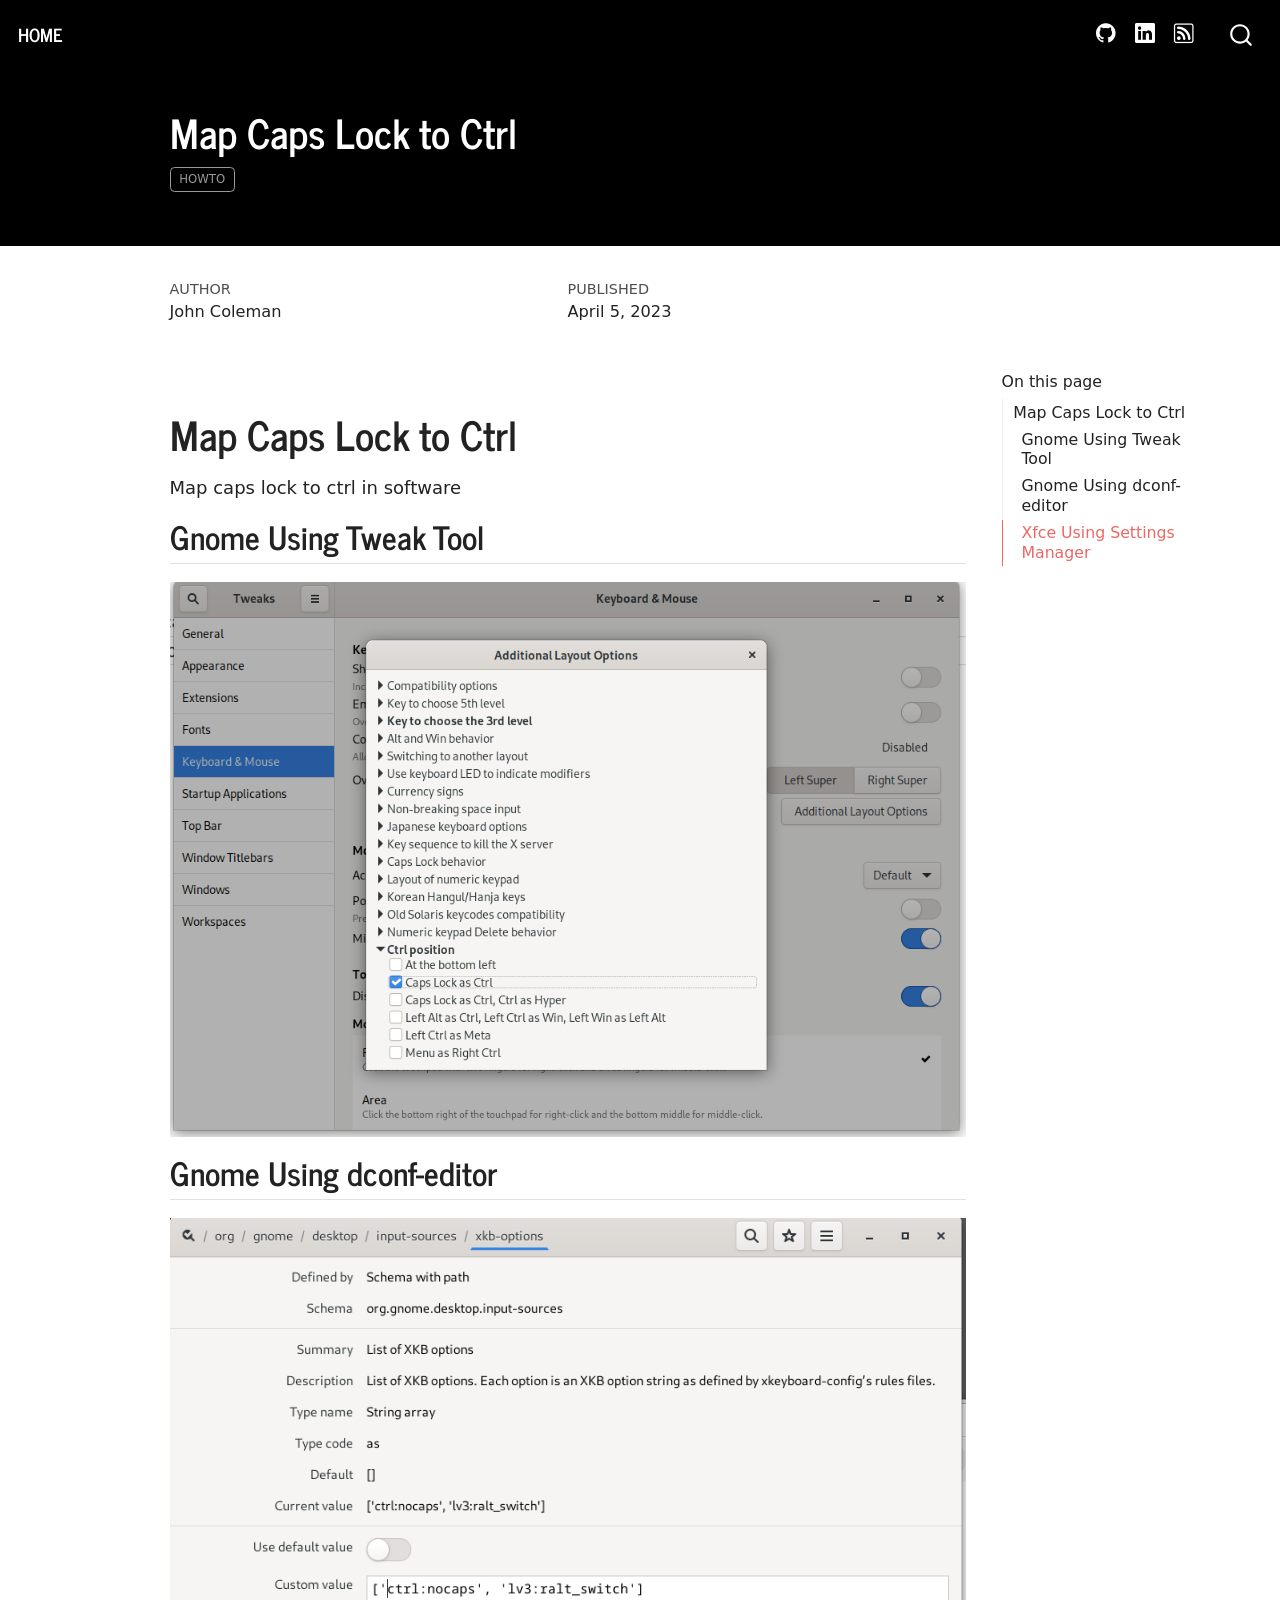
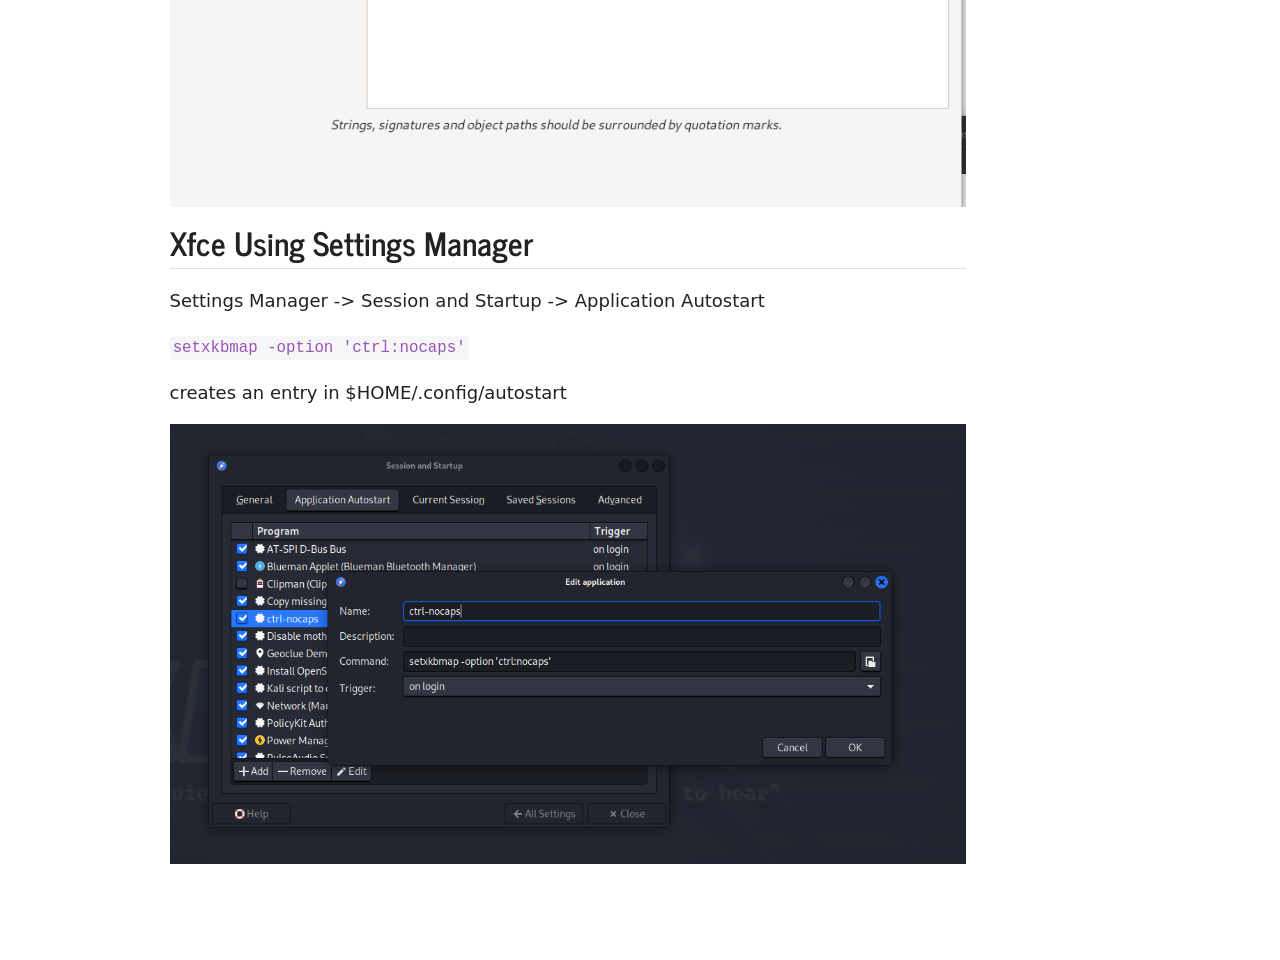
<file: posts/ctrl_nocaps/index.html>
<!DOCTYPE html>
<html xmlns="http://www.w3.org/1999/xhtml" lang="en" xml:lang="en"><head>

<meta charset="utf-8">
<meta name="generator" content="quarto-1.2.313">

<meta name="viewport" content="width=device-width, initial-scale=1.0, user-scalable=yes">

<meta name="author" content="John Coleman">
<meta name="dcterms.date" content="2023-04-05">

<title>Home - Map Caps Lock to Ctrl</title>
<style>
code{white-space: pre-wrap;}
span.smallcaps{font-variant: small-caps;}
div.columns{display: flex; gap: min(4vw, 1.5em);}
div.column{flex: auto; overflow-x: auto;}
div.hanging-indent{margin-left: 1.5em; text-indent: -1.5em;}
ul.task-list{list-style: none;}
ul.task-list li input[type="checkbox"] {
  width: 0.8em;
  margin: 0 0.8em 0.2em -1.6em;
  vertical-align: middle;
}
</style>


<script src="../../site_libs/quarto-nav/quarto-nav.js"></script>
<script src="../../site_libs/quarto-nav/headroom.min.js"></script>
<script src="../../site_libs/clipboard/clipboard.min.js"></script>
<script src="../../site_libs/quarto-search/autocomplete.umd.js"></script>
<script src="../../site_libs/quarto-search/fuse.min.js"></script>
<script src="../../site_libs/quarto-search/quarto-search.js"></script>
<meta name="quarto:offset" content="../../">
<script src="../../site_libs/quarto-html/quarto.js"></script>
<script src="../../site_libs/quarto-html/popper.min.js"></script>
<script src="../../site_libs/quarto-html/tippy.umd.min.js"></script>
<script src="../../site_libs/quarto-html/anchor.min.js"></script>
<link href="../../site_libs/quarto-html/tippy.css" rel="stylesheet">
<link href="../../site_libs/quarto-html/quarto-syntax-highlighting.css" rel="stylesheet" id="quarto-text-highlighting-styles">
<script src="../../site_libs/bootstrap/bootstrap.min.js"></script>
<link href="../../site_libs/bootstrap/bootstrap-icons.css" rel="stylesheet">
<link href="../../site_libs/bootstrap/bootstrap.min.css" rel="stylesheet" id="quarto-bootstrap" data-mode="light">
<script id="quarto-search-options" type="application/json">{
  "location": "navbar",
  "copy-button": false,
  "collapse-after": 3,
  "panel-placement": "end",
  "type": "overlay",
  "limit": 20,
  "language": {
    "search-no-results-text": "No results",
    "search-matching-documents-text": "matching documents",
    "search-copy-link-title": "Copy link to search",
    "search-hide-matches-text": "Hide additional matches",
    "search-more-match-text": "more match in this document",
    "search-more-matches-text": "more matches in this document",
    "search-clear-button-title": "Clear",
    "search-detached-cancel-button-title": "Cancel",
    "search-submit-button-title": "Submit"
  }
}</script>


<link rel="stylesheet" href="../../styles.css">
</head>

<body class="nav-fixed">

<div id="quarto-search-results"></div>
  <header id="quarto-header" class="headroom fixed-top">
    <nav class="navbar navbar-expand-lg navbar-dark ">
      <div class="navbar-container container-fluid">
      <div class="navbar-brand-container">
    <a class="navbar-brand" href="../../index.html">
    <span class="navbar-title">Home</span>
    </a>
  </div>
          <button class="navbar-toggler" type="button" data-bs-toggle="collapse" data-bs-target="#navbarCollapse" aria-controls="navbarCollapse" aria-expanded="false" aria-label="Toggle navigation" onclick="if (window.quartoToggleHeadroom) { window.quartoToggleHeadroom(); }">
  <span class="navbar-toggler-icon"></span>
</button>
          <div class="collapse navbar-collapse" id="navbarCollapse">
            <ul class="navbar-nav navbar-nav-scroll ms-auto">
  <li class="nav-item compact">
    <a class="nav-link" href="https://github.com/colemanjp/"><i class="bi bi-github" role="img">
</i> 
 <span class="menu-text"></span></a>
  </li>  
  <li class="nav-item compact">
    <a class="nav-link" href="https://www.linkedin.com/in/johnpcoleman1/"><i class="bi bi-linkedin" role="img">
</i> 
 <span class="menu-text"></span></a>
  </li>  
  <li class="nav-item compact">
    <a class="nav-link" href="../../index.xml"><i class="bi bi-rss" role="img">
</i> 
 <span class="menu-text"></span></a>
  </li>  
</ul>
              <div id="quarto-search" class="" title="Search"></div>
          </div> <!-- /navcollapse -->
      </div> <!-- /container-fluid -->
    </nav>
</header>
<!-- content -->
<header id="title-block-header" class="quarto-title-block default page-columns page-full">
  <div class="quarto-title-banner page-columns page-full">
    <div class="quarto-title column-body">
      <h1 class="title">Map Caps Lock to Ctrl</h1>
                                <div class="quarto-categories">
                <div class="quarto-category">HowTo</div>
              </div>
                  </div>
  </div>
    
  
  <div class="quarto-title-meta">

      <div>
      <div class="quarto-title-meta-heading">Author</div>
      <div class="quarto-title-meta-contents">
               <p>John Coleman </p>
            </div>
    </div>
      
      <div>
      <div class="quarto-title-meta-heading">Published</div>
      <div class="quarto-title-meta-contents">
        <p class="date">April 5, 2023</p>
      </div>
    </div>
    
      
    </div>
    
  
  </header><div id="quarto-content" class="quarto-container page-columns page-rows-contents page-layout-article page-navbar">
<!-- sidebar -->
<!-- margin-sidebar -->
    <div id="quarto-margin-sidebar" class="sidebar margin-sidebar">
        <nav id="TOC" role="doc-toc" class="toc-active">
    <h2 id="toc-title">On this page</h2>
   
  <ul>
  <li><a href="#map-caps-lock-to-ctrl" id="toc-map-caps-lock-to-ctrl" class="nav-link active" data-scroll-target="#map-caps-lock-to-ctrl">Map Caps Lock to Ctrl</a>
  <ul class="collapse">
  <li><a href="#gnome-using-tweak-tool" id="toc-gnome-using-tweak-tool" class="nav-link" data-scroll-target="#gnome-using-tweak-tool">Gnome Using Tweak Tool</a></li>
  <li><a href="#gnome-using-dconf-editor" id="toc-gnome-using-dconf-editor" class="nav-link" data-scroll-target="#gnome-using-dconf-editor">Gnome Using dconf-editor</a></li>
  <li><a href="#xfce-using-settings-manager" id="toc-xfce-using-settings-manager" class="nav-link" data-scroll-target="#xfce-using-settings-manager">Xfce Using Settings Manager</a></li>
  </ul></li>
  </ul>
</nav>
    </div>
<!-- main -->
<main class="content quarto-banner-title-block" id="quarto-document-content">




<section id="map-caps-lock-to-ctrl" class="level1">
<h1>Map Caps Lock to Ctrl</h1>
<p>Map caps lock to ctrl in software</p>
<section id="gnome-using-tweak-tool" class="level2">
<h2 class="anchored" data-anchor-id="gnome-using-tweak-tool">Gnome Using Tweak Tool</h2>
<p><img src="tweak.png" class="img-fluid" width="800"></p>
</section>
<section id="gnome-using-dconf-editor" class="level2">
<h2 class="anchored" data-anchor-id="gnome-using-dconf-editor">Gnome Using dconf-editor</h2>
<p><img src="dconf.png" class="img-fluid" width="800"></p>
</section>
<section id="xfce-using-settings-manager" class="level2">
<h2 class="anchored" data-anchor-id="xfce-using-settings-manager">Xfce Using Settings Manager</h2>
<p>Settings Manager -&gt; Session and Startup -&gt; Application Autostart</p>
<p><code>setxkbmap -option 'ctrl:nocaps'</code></p>
<p>creates an entry in $HOME/.config/autostart</p>
<p><img src="xfce.png" class="img-fluid" width="800"></p>


</section>
</section>

</main> <!-- /main -->
<script id="quarto-html-after-body" type="application/javascript">
window.document.addEventListener("DOMContentLoaded", function (event) {
  const toggleBodyColorMode = (bsSheetEl) => {
    const mode = bsSheetEl.getAttribute("data-mode");
    const bodyEl = window.document.querySelector("body");
    if (mode === "dark") {
      bodyEl.classList.add("quarto-dark");
      bodyEl.classList.remove("quarto-light");
    } else {
      bodyEl.classList.add("quarto-light");
      bodyEl.classList.remove("quarto-dark");
    }
  }
  const toggleBodyColorPrimary = () => {
    const bsSheetEl = window.document.querySelector("link#quarto-bootstrap");
    if (bsSheetEl) {
      toggleBodyColorMode(bsSheetEl);
    }
  }
  toggleBodyColorPrimary();  
  const icon = "";
  const anchorJS = new window.AnchorJS();
  anchorJS.options = {
    placement: 'right',
    icon: icon
  };
  anchorJS.add('.anchored');
  const clipboard = new window.ClipboardJS('.code-copy-button', {
    target: function(trigger) {
      return trigger.previousElementSibling;
    }
  });
  clipboard.on('success', function(e) {
    // button target
    const button = e.trigger;
    // don't keep focus
    button.blur();
    // flash "checked"
    button.classList.add('code-copy-button-checked');
    var currentTitle = button.getAttribute("title");
    button.setAttribute("title", "Copied!");
    let tooltip;
    if (window.bootstrap) {
      button.setAttribute("data-bs-toggle", "tooltip");
      button.setAttribute("data-bs-placement", "left");
      button.setAttribute("data-bs-title", "Copied!");
      tooltip = new bootstrap.Tooltip(button, 
        { trigger: "manual", 
          customClass: "code-copy-button-tooltip",
          offset: [0, -8]});
      tooltip.show();    
    }
    setTimeout(function() {
      if (tooltip) {
        tooltip.hide();
        button.removeAttribute("data-bs-title");
        button.removeAttribute("data-bs-toggle");
        button.removeAttribute("data-bs-placement");
      }
      button.setAttribute("title", currentTitle);
      button.classList.remove('code-copy-button-checked');
    }, 1000);
    // clear code selection
    e.clearSelection();
  });
  function tippyHover(el, contentFn) {
    const config = {
      allowHTML: true,
      content: contentFn,
      maxWidth: 500,
      delay: 100,
      arrow: false,
      appendTo: function(el) {
          return el.parentElement;
      },
      interactive: true,
      interactiveBorder: 10,
      theme: 'quarto',
      placement: 'bottom-start'
    };
    window.tippy(el, config); 
  }
  const noterefs = window.document.querySelectorAll('a[role="doc-noteref"]');
  for (var i=0; i<noterefs.length; i++) {
    const ref = noterefs[i];
    tippyHover(ref, function() {
      // use id or data attribute instead here
      let href = ref.getAttribute('data-footnote-href') || ref.getAttribute('href');
      try { href = new URL(href).hash; } catch {}
      const id = href.replace(/^#\/?/, "");
      const note = window.document.getElementById(id);
      return note.innerHTML;
    });
  }
  const findCites = (el) => {
    const parentEl = el.parentElement;
    if (parentEl) {
      const cites = parentEl.dataset.cites;
      if (cites) {
        return {
          el,
          cites: cites.split(' ')
        };
      } else {
        return findCites(el.parentElement)
      }
    } else {
      return undefined;
    }
  };
  var bibliorefs = window.document.querySelectorAll('a[role="doc-biblioref"]');
  for (var i=0; i<bibliorefs.length; i++) {
    const ref = bibliorefs[i];
    const citeInfo = findCites(ref);
    if (citeInfo) {
      tippyHover(citeInfo.el, function() {
        var popup = window.document.createElement('div');
        citeInfo.cites.forEach(function(cite) {
          var citeDiv = window.document.createElement('div');
          citeDiv.classList.add('hanging-indent');
          citeDiv.classList.add('csl-entry');
          var biblioDiv = window.document.getElementById('ref-' + cite);
          if (biblioDiv) {
            citeDiv.innerHTML = biblioDiv.innerHTML;
          }
          popup.appendChild(citeDiv);
        });
        return popup.innerHTML;
      });
    }
  }
});
</script>
</div> <!-- /content -->



</body></html>
</file>
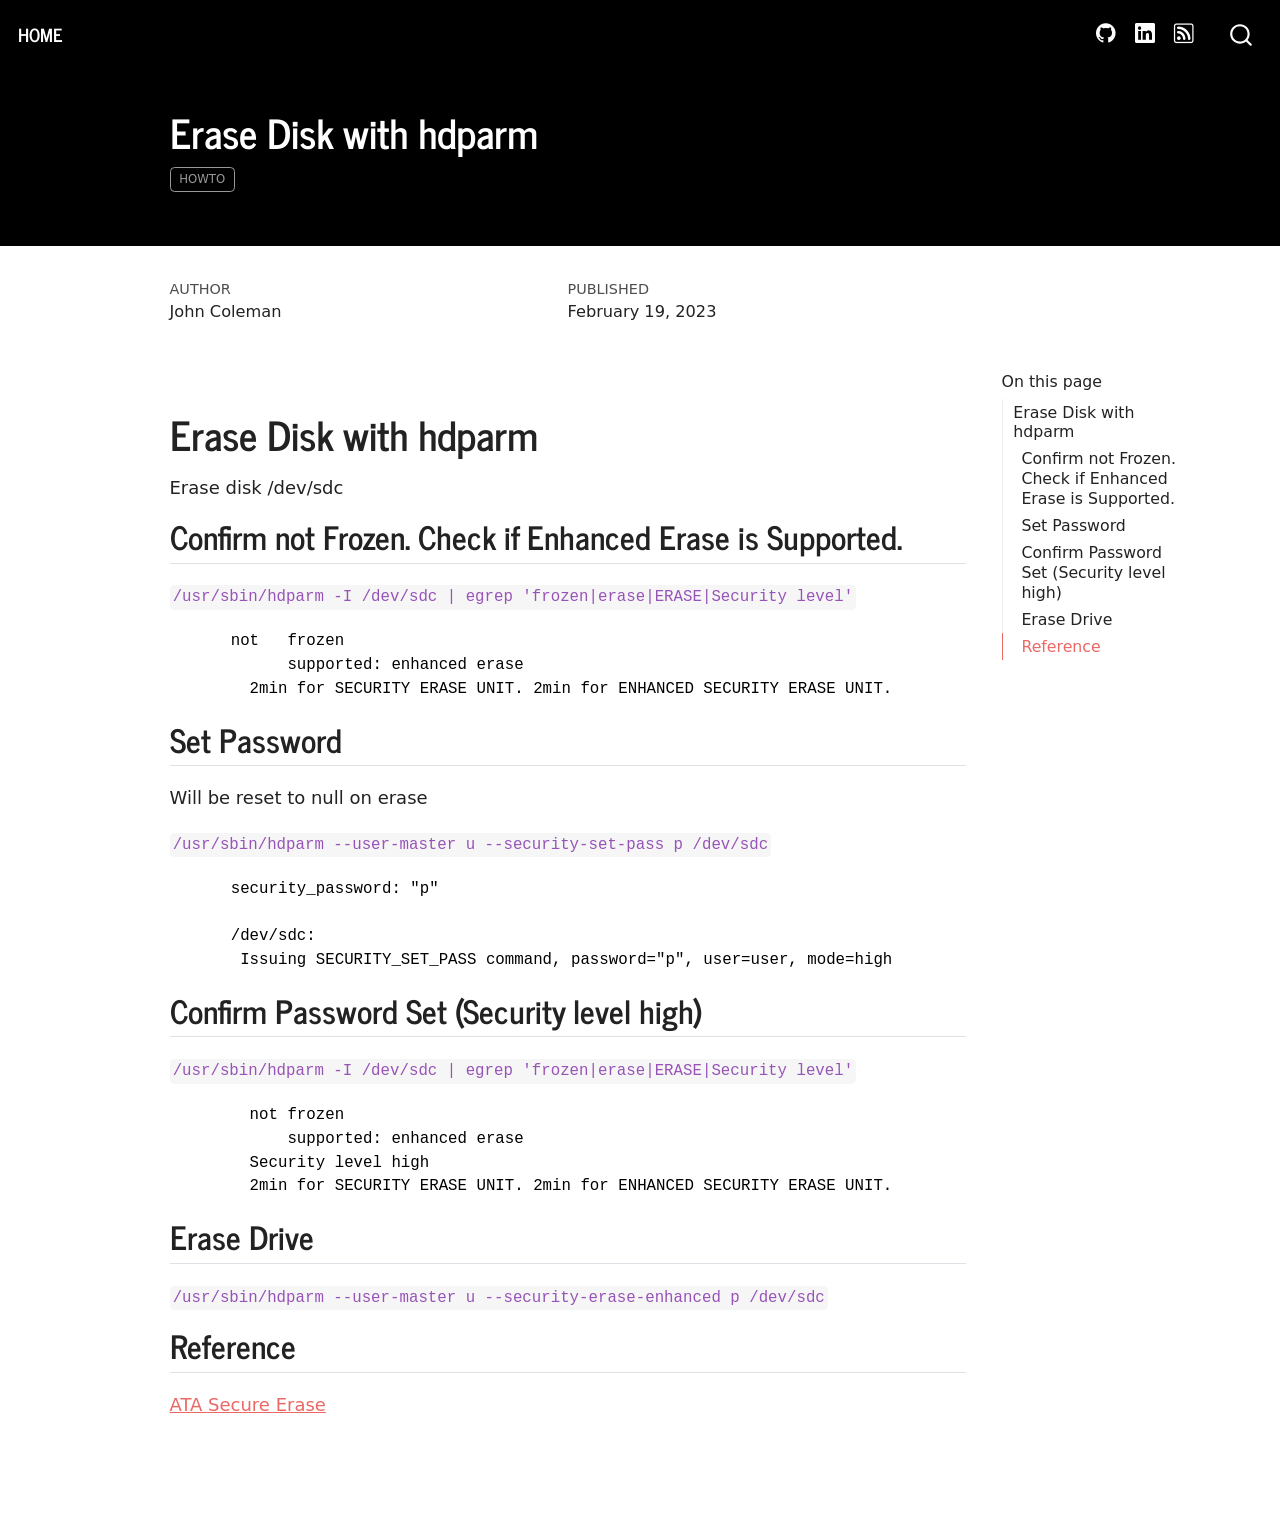
<file: posts/hdparm_erase/index.html>
<!DOCTYPE html>
<html xmlns="http://www.w3.org/1999/xhtml" lang="en" xml:lang="en"><head>

<meta charset="utf-8">
<meta name="generator" content="quarto-1.2.313">

<meta name="viewport" content="width=device-width, initial-scale=1.0, user-scalable=yes">

<meta name="author" content="John Coleman">
<meta name="dcterms.date" content="2023-02-19">

<title>Home - Erase Disk with hdparm</title>
<style>
code{white-space: pre-wrap;}
span.smallcaps{font-variant: small-caps;}
div.columns{display: flex; gap: min(4vw, 1.5em);}
div.column{flex: auto; overflow-x: auto;}
div.hanging-indent{margin-left: 1.5em; text-indent: -1.5em;}
ul.task-list{list-style: none;}
ul.task-list li input[type="checkbox"] {
  width: 0.8em;
  margin: 0 0.8em 0.2em -1.6em;
  vertical-align: middle;
}
</style>


<script src="../../site_libs/quarto-nav/quarto-nav.js"></script>
<script src="../../site_libs/quarto-nav/headroom.min.js"></script>
<script src="../../site_libs/clipboard/clipboard.min.js"></script>
<script src="../../site_libs/quarto-search/autocomplete.umd.js"></script>
<script src="../../site_libs/quarto-search/fuse.min.js"></script>
<script src="../../site_libs/quarto-search/quarto-search.js"></script>
<meta name="quarto:offset" content="../../">
<script src="../../site_libs/quarto-html/quarto.js"></script>
<script src="../../site_libs/quarto-html/popper.min.js"></script>
<script src="../../site_libs/quarto-html/tippy.umd.min.js"></script>
<script src="../../site_libs/quarto-html/anchor.min.js"></script>
<link href="../../site_libs/quarto-html/tippy.css" rel="stylesheet">
<link href="../../site_libs/quarto-html/quarto-syntax-highlighting.css" rel="stylesheet" id="quarto-text-highlighting-styles">
<script src="../../site_libs/bootstrap/bootstrap.min.js"></script>
<link href="../../site_libs/bootstrap/bootstrap-icons.css" rel="stylesheet">
<link href="../../site_libs/bootstrap/bootstrap.min.css" rel="stylesheet" id="quarto-bootstrap" data-mode="light">
<script id="quarto-search-options" type="application/json">{
  "location": "navbar",
  "copy-button": false,
  "collapse-after": 3,
  "panel-placement": "end",
  "type": "overlay",
  "limit": 20,
  "language": {
    "search-no-results-text": "No results",
    "search-matching-documents-text": "matching documents",
    "search-copy-link-title": "Copy link to search",
    "search-hide-matches-text": "Hide additional matches",
    "search-more-match-text": "more match in this document",
    "search-more-matches-text": "more matches in this document",
    "search-clear-button-title": "Clear",
    "search-detached-cancel-button-title": "Cancel",
    "search-submit-button-title": "Submit"
  }
}</script>


<link rel="stylesheet" href="../../styles.css">
</head>

<body class="nav-fixed">

<div id="quarto-search-results"></div>
  <header id="quarto-header" class="headroom fixed-top">
    <nav class="navbar navbar-expand-lg navbar-dark ">
      <div class="navbar-container container-fluid">
      <div class="navbar-brand-container">
    <a class="navbar-brand" href="../../index.html">
    <span class="navbar-title">Home</span>
    </a>
  </div>
          <button class="navbar-toggler" type="button" data-bs-toggle="collapse" data-bs-target="#navbarCollapse" aria-controls="navbarCollapse" aria-expanded="false" aria-label="Toggle navigation" onclick="if (window.quartoToggleHeadroom) { window.quartoToggleHeadroom(); }">
  <span class="navbar-toggler-icon"></span>
</button>
          <div class="collapse navbar-collapse" id="navbarCollapse">
            <ul class="navbar-nav navbar-nav-scroll ms-auto">
  <li class="nav-item compact">
    <a class="nav-link" href="https://github.com/colemanjp/"><i class="bi bi-github" role="img">
</i> 
 <span class="menu-text"></span></a>
  </li>  
  <li class="nav-item compact">
    <a class="nav-link" href="https://www.linkedin.com/in/johnpcoleman1/"><i class="bi bi-linkedin" role="img">
</i> 
 <span class="menu-text"></span></a>
  </li>  
  <li class="nav-item compact">
    <a class="nav-link" href="../../index.xml"><i class="bi bi-rss" role="img">
</i> 
 <span class="menu-text"></span></a>
  </li>  
</ul>
              <div id="quarto-search" class="" title="Search"></div>
          </div> <!-- /navcollapse -->
      </div> <!-- /container-fluid -->
    </nav>
</header>
<!-- content -->
<header id="title-block-header" class="quarto-title-block default page-columns page-full">
  <div class="quarto-title-banner page-columns page-full">
    <div class="quarto-title column-body">
      <h1 class="title">Erase Disk with hdparm</h1>
                                <div class="quarto-categories">
                <div class="quarto-category">HowTo</div>
              </div>
                  </div>
  </div>
    
  
  <div class="quarto-title-meta">

      <div>
      <div class="quarto-title-meta-heading">Author</div>
      <div class="quarto-title-meta-contents">
               <p>John Coleman </p>
            </div>
    </div>
      
      <div>
      <div class="quarto-title-meta-heading">Published</div>
      <div class="quarto-title-meta-contents">
        <p class="date">February 19, 2023</p>
      </div>
    </div>
    
      
    </div>
    
  
  </header><div id="quarto-content" class="quarto-container page-columns page-rows-contents page-layout-article page-navbar">
<!-- sidebar -->
<!-- margin-sidebar -->
    <div id="quarto-margin-sidebar" class="sidebar margin-sidebar">
        <nav id="TOC" role="doc-toc" class="toc-active">
    <h2 id="toc-title">On this page</h2>
   
  <ul>
  <li><a href="#erase-disk-with-hdparm" id="toc-erase-disk-with-hdparm" class="nav-link active" data-scroll-target="#erase-disk-with-hdparm">Erase Disk with hdparm</a>
  <ul class="collapse">
  <li><a href="#confirm-not-frozen.-check-if-enhanced-erase-is-supported." id="toc-confirm-not-frozen.-check-if-enhanced-erase-is-supported." class="nav-link" data-scroll-target="#confirm-not-frozen.-check-if-enhanced-erase-is-supported.">Confirm not Frozen. Check if Enhanced Erase is Supported.</a></li>
  <li><a href="#set-password" id="toc-set-password" class="nav-link" data-scroll-target="#set-password">Set Password</a></li>
  <li><a href="#confirm-password-set-security-level-high" id="toc-confirm-password-set-security-level-high" class="nav-link" data-scroll-target="#confirm-password-set-security-level-high">Confirm Password Set (Security level high)</a></li>
  <li><a href="#erase-drive" id="toc-erase-drive" class="nav-link" data-scroll-target="#erase-drive">Erase Drive</a></li>
  <li><a href="#reference" id="toc-reference" class="nav-link" data-scroll-target="#reference">Reference</a></li>
  </ul></li>
  </ul>
</nav>
    </div>
<!-- main -->
<main class="content quarto-banner-title-block" id="quarto-document-content">




<section id="erase-disk-with-hdparm" class="level1">
<h1>Erase Disk with hdparm</h1>
<p>Erase disk /dev/sdc</p>
<section id="confirm-not-frozen.-check-if-enhanced-erase-is-supported." class="level2">
<h2 class="anchored" data-anchor-id="confirm-not-frozen.-check-if-enhanced-erase-is-supported.">Confirm not Frozen. Check if Enhanced Erase is Supported.</h2>
<p><code>/usr/sbin/hdparm -I /dev/sdc | egrep 'frozen|erase|ERASE|Security level'</code></p>
<pre><code>      not   frozen
            supported: enhanced erase
        2min for SECURITY ERASE UNIT. 2min for ENHANCED SECURITY ERASE UNIT.</code></pre>
</section>
<section id="set-password" class="level2">
<h2 class="anchored" data-anchor-id="set-password">Set Password</h2>
<p>Will be reset to null on erase</p>
<p><code>/usr/sbin/hdparm --user-master u --security-set-pass p /dev/sdc</code></p>
<pre><code>      security_password: "p"
      
      /dev/sdc:
       Issuing SECURITY_SET_PASS command, password="p", user=user, mode=high</code></pre>
</section>
<section id="confirm-password-set-security-level-high" class="level2">
<h2 class="anchored" data-anchor-id="confirm-password-set-security-level-high">Confirm Password Set (Security level high)</h2>
<p><code>/usr/sbin/hdparm -I /dev/sdc | egrep 'frozen|erase|ERASE|Security level'</code></p>
<pre><code>        not frozen
            supported: enhanced erase
        Security level high
        2min for SECURITY ERASE UNIT. 2min for ENHANCED SECURITY ERASE UNIT.</code></pre>
</section>
<section id="erase-drive" class="level2">
<h2 class="anchored" data-anchor-id="erase-drive">Erase Drive</h2>
<p><code>/usr/sbin/hdparm --user-master u --security-erase-enhanced p /dev/sdc</code></p>
</section>
<section id="reference" class="level2">
<h2 class="anchored" data-anchor-id="reference">Reference</h2>
<p><a href="https://ata.wiki.kernel.org/index.php/ATA_Secure_Erase">ATA Secure Erase</a></p>


</section>
</section>

</main> <!-- /main -->
<script id="quarto-html-after-body" type="application/javascript">
window.document.addEventListener("DOMContentLoaded", function (event) {
  const toggleBodyColorMode = (bsSheetEl) => {
    const mode = bsSheetEl.getAttribute("data-mode");
    const bodyEl = window.document.querySelector("body");
    if (mode === "dark") {
      bodyEl.classList.add("quarto-dark");
      bodyEl.classList.remove("quarto-light");
    } else {
      bodyEl.classList.add("quarto-light");
      bodyEl.classList.remove("quarto-dark");
    }
  }
  const toggleBodyColorPrimary = () => {
    const bsSheetEl = window.document.querySelector("link#quarto-bootstrap");
    if (bsSheetEl) {
      toggleBodyColorMode(bsSheetEl);
    }
  }
  toggleBodyColorPrimary();  
  const icon = "";
  const anchorJS = new window.AnchorJS();
  anchorJS.options = {
    placement: 'right',
    icon: icon
  };
  anchorJS.add('.anchored');
  const clipboard = new window.ClipboardJS('.code-copy-button', {
    target: function(trigger) {
      return trigger.previousElementSibling;
    }
  });
  clipboard.on('success', function(e) {
    // button target
    const button = e.trigger;
    // don't keep focus
    button.blur();
    // flash "checked"
    button.classList.add('code-copy-button-checked');
    var currentTitle = button.getAttribute("title");
    button.setAttribute("title", "Copied!");
    let tooltip;
    if (window.bootstrap) {
      button.setAttribute("data-bs-toggle", "tooltip");
      button.setAttribute("data-bs-placement", "left");
      button.setAttribute("data-bs-title", "Copied!");
      tooltip = new bootstrap.Tooltip(button, 
        { trigger: "manual", 
          customClass: "code-copy-button-tooltip",
          offset: [0, -8]});
      tooltip.show();    
    }
    setTimeout(function() {
      if (tooltip) {
        tooltip.hide();
        button.removeAttribute("data-bs-title");
        button.removeAttribute("data-bs-toggle");
        button.removeAttribute("data-bs-placement");
      }
      button.setAttribute("title", currentTitle);
      button.classList.remove('code-copy-button-checked');
    }, 1000);
    // clear code selection
    e.clearSelection();
  });
  function tippyHover(el, contentFn) {
    const config = {
      allowHTML: true,
      content: contentFn,
      maxWidth: 500,
      delay: 100,
      arrow: false,
      appendTo: function(el) {
          return el.parentElement;
      },
      interactive: true,
      interactiveBorder: 10,
      theme: 'quarto',
      placement: 'bottom-start'
    };
    window.tippy(el, config); 
  }
  const noterefs = window.document.querySelectorAll('a[role="doc-noteref"]');
  for (var i=0; i<noterefs.length; i++) {
    const ref = noterefs[i];
    tippyHover(ref, function() {
      // use id or data attribute instead here
      let href = ref.getAttribute('data-footnote-href') || ref.getAttribute('href');
      try { href = new URL(href).hash; } catch {}
      const id = href.replace(/^#\/?/, "");
      const note = window.document.getElementById(id);
      return note.innerHTML;
    });
  }
  const findCites = (el) => {
    const parentEl = el.parentElement;
    if (parentEl) {
      const cites = parentEl.dataset.cites;
      if (cites) {
        return {
          el,
          cites: cites.split(' ')
        };
      } else {
        return findCites(el.parentElement)
      }
    } else {
      return undefined;
    }
  };
  var bibliorefs = window.document.querySelectorAll('a[role="doc-biblioref"]');
  for (var i=0; i<bibliorefs.length; i++) {
    const ref = bibliorefs[i];
    const citeInfo = findCites(ref);
    if (citeInfo) {
      tippyHover(citeInfo.el, function() {
        var popup = window.document.createElement('div');
        citeInfo.cites.forEach(function(cite) {
          var citeDiv = window.document.createElement('div');
          citeDiv.classList.add('hanging-indent');
          citeDiv.classList.add('csl-entry');
          var biblioDiv = window.document.getElementById('ref-' + cite);
          if (biblioDiv) {
            citeDiv.innerHTML = biblioDiv.innerHTML;
          }
          popup.appendChild(citeDiv);
        });
        return popup.innerHTML;
      });
    }
  }
});
</script>
</div> <!-- /content -->



</body></html>
</file>
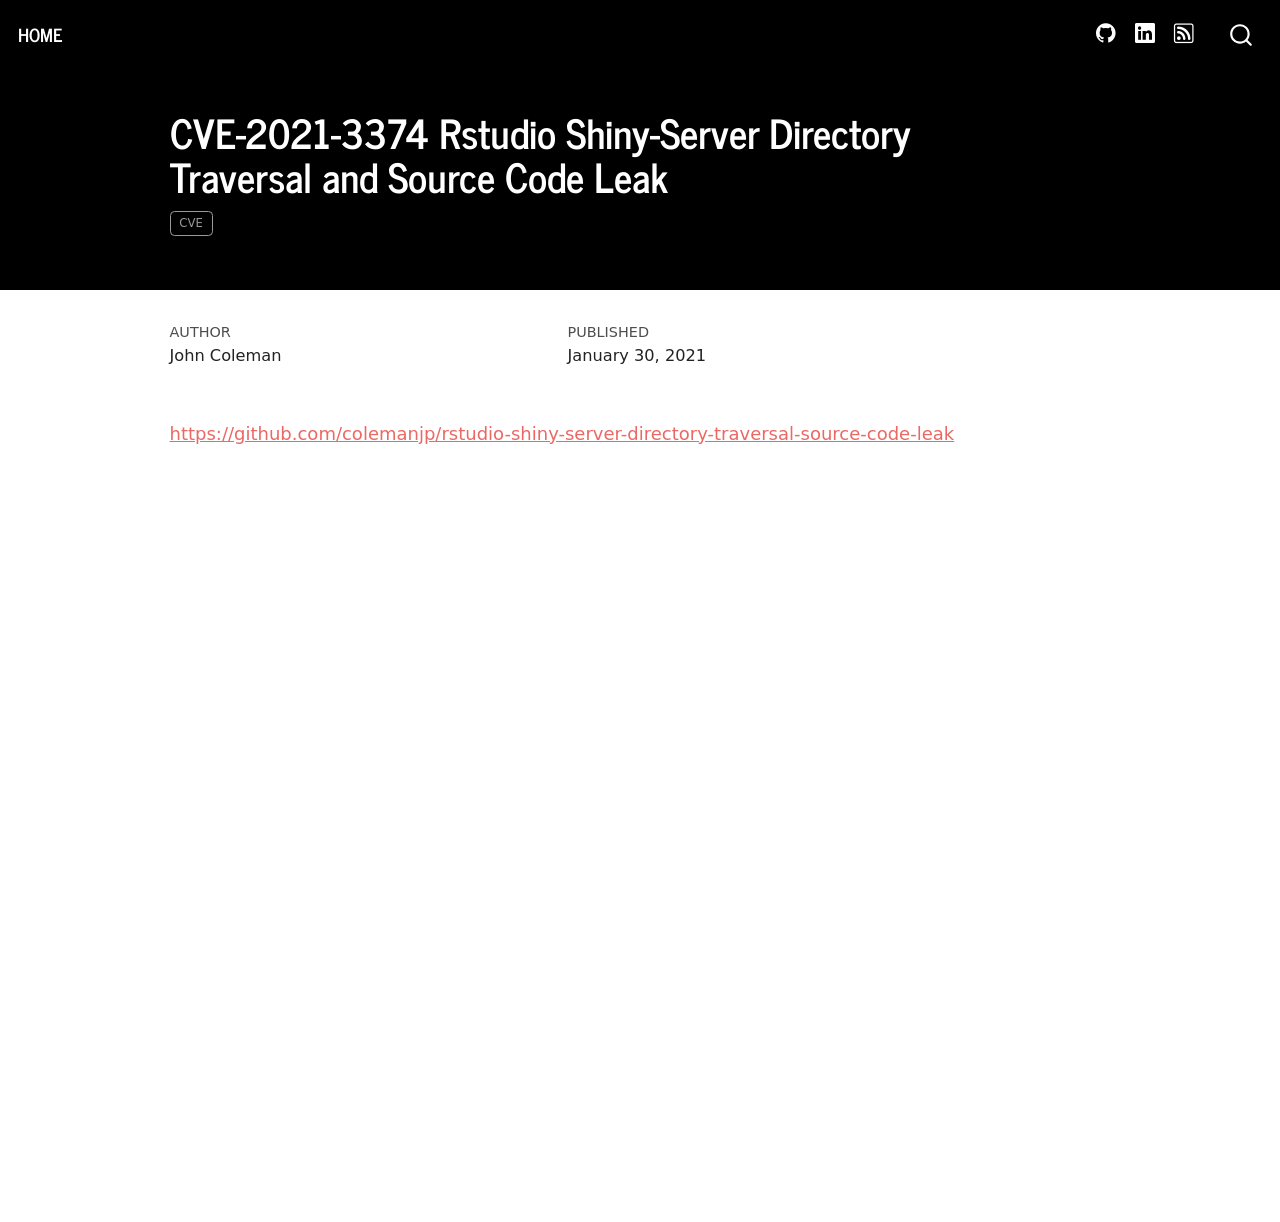
<file: posts/rstudio_shiny_server_directory_traversal/index.html>
<!DOCTYPE html>
<html xmlns="http://www.w3.org/1999/xhtml" lang="en" xml:lang="en"><head>

<meta charset="utf-8">
<meta name="generator" content="quarto-1.2.313">

<meta name="viewport" content="width=device-width, initial-scale=1.0, user-scalable=yes">

<meta name="author" content="John Coleman">
<meta name="dcterms.date" content="2021-01-30">

<title>Home - CVE-2021-3374 Rstudio Shiny-Server Directory Traversal and Source Code Leak</title>
<style>
code{white-space: pre-wrap;}
span.smallcaps{font-variant: small-caps;}
div.columns{display: flex; gap: min(4vw, 1.5em);}
div.column{flex: auto; overflow-x: auto;}
div.hanging-indent{margin-left: 1.5em; text-indent: -1.5em;}
ul.task-list{list-style: none;}
ul.task-list li input[type="checkbox"] {
  width: 0.8em;
  margin: 0 0.8em 0.2em -1.6em;
  vertical-align: middle;
}
</style>


<script src="../../site_libs/quarto-nav/quarto-nav.js"></script>
<script src="../../site_libs/quarto-nav/headroom.min.js"></script>
<script src="../../site_libs/clipboard/clipboard.min.js"></script>
<script src="../../site_libs/quarto-search/autocomplete.umd.js"></script>
<script src="../../site_libs/quarto-search/fuse.min.js"></script>
<script src="../../site_libs/quarto-search/quarto-search.js"></script>
<meta name="quarto:offset" content="../../">
<script src="../../site_libs/quarto-html/quarto.js"></script>
<script src="../../site_libs/quarto-html/popper.min.js"></script>
<script src="../../site_libs/quarto-html/tippy.umd.min.js"></script>
<script src="../../site_libs/quarto-html/anchor.min.js"></script>
<link href="../../site_libs/quarto-html/tippy.css" rel="stylesheet">
<link href="../../site_libs/quarto-html/quarto-syntax-highlighting.css" rel="stylesheet" id="quarto-text-highlighting-styles">
<script src="../../site_libs/bootstrap/bootstrap.min.js"></script>
<link href="../../site_libs/bootstrap/bootstrap-icons.css" rel="stylesheet">
<link href="../../site_libs/bootstrap/bootstrap.min.css" rel="stylesheet" id="quarto-bootstrap" data-mode="light">
<script id="quarto-search-options" type="application/json">{
  "location": "navbar",
  "copy-button": false,
  "collapse-after": 3,
  "panel-placement": "end",
  "type": "overlay",
  "limit": 20,
  "language": {
    "search-no-results-text": "No results",
    "search-matching-documents-text": "matching documents",
    "search-copy-link-title": "Copy link to search",
    "search-hide-matches-text": "Hide additional matches",
    "search-more-match-text": "more match in this document",
    "search-more-matches-text": "more matches in this document",
    "search-clear-button-title": "Clear",
    "search-detached-cancel-button-title": "Cancel",
    "search-submit-button-title": "Submit"
  }
}</script>


<link rel="stylesheet" href="../../styles.css">
</head>

<body class="nav-fixed">

<div id="quarto-search-results"></div>
  <header id="quarto-header" class="headroom fixed-top">
    <nav class="navbar navbar-expand-lg navbar-dark ">
      <div class="navbar-container container-fluid">
      <div class="navbar-brand-container">
    <a class="navbar-brand" href="../../index.html">
    <span class="navbar-title">Home</span>
    </a>
  </div>
          <button class="navbar-toggler" type="button" data-bs-toggle="collapse" data-bs-target="#navbarCollapse" aria-controls="navbarCollapse" aria-expanded="false" aria-label="Toggle navigation" onclick="if (window.quartoToggleHeadroom) { window.quartoToggleHeadroom(); }">
  <span class="navbar-toggler-icon"></span>
</button>
          <div class="collapse navbar-collapse" id="navbarCollapse">
            <ul class="navbar-nav navbar-nav-scroll ms-auto">
  <li class="nav-item compact">
    <a class="nav-link" href="https://github.com/colemanjp/"><i class="bi bi-github" role="img">
</i> 
 <span class="menu-text"></span></a>
  </li>  
  <li class="nav-item compact">
    <a class="nav-link" href="https://www.linkedin.com/in/johnpcoleman1/"><i class="bi bi-linkedin" role="img">
</i> 
 <span class="menu-text"></span></a>
  </li>  
  <li class="nav-item compact">
    <a class="nav-link" href="../../index.xml"><i class="bi bi-rss" role="img">
</i> 
 <span class="menu-text"></span></a>
  </li>  
</ul>
              <div id="quarto-search" class="" title="Search"></div>
          </div> <!-- /navcollapse -->
      </div> <!-- /container-fluid -->
    </nav>
</header>
<!-- content -->
<header id="title-block-header" class="quarto-title-block default page-columns page-full">
  <div class="quarto-title-banner page-columns page-full">
    <div class="quarto-title column-body">
      <h1 class="title">CVE-2021-3374 Rstudio Shiny-Server Directory Traversal and Source Code Leak</h1>
                                <div class="quarto-categories">
                <div class="quarto-category">CVE</div>
              </div>
                  </div>
  </div>
    
  
  <div class="quarto-title-meta">

      <div>
      <div class="quarto-title-meta-heading">Author</div>
      <div class="quarto-title-meta-contents">
               <p>John Coleman </p>
            </div>
    </div>
      
      <div>
      <div class="quarto-title-meta-heading">Published</div>
      <div class="quarto-title-meta-contents">
        <p class="date">January 30, 2021</p>
      </div>
    </div>
    
      
    </div>
    
  
  </header><div id="quarto-content" class="quarto-container page-columns page-rows-contents page-layout-article page-navbar">
<!-- sidebar -->
<!-- margin-sidebar -->
    <div id="quarto-margin-sidebar" class="sidebar margin-sidebar">
        
    </div>
<!-- main -->
<main class="content quarto-banner-title-block" id="quarto-document-content">




<p><a href="https://github.com/colemanjp/rstudio-shiny-server-directory-traversal-source-code-leak" class="uri">https://github.com/colemanjp/rstudio-shiny-server-directory-traversal-source-code-leak</a></p>



</main> <!-- /main -->
<script id="quarto-html-after-body" type="application/javascript">
window.document.addEventListener("DOMContentLoaded", function (event) {
  const toggleBodyColorMode = (bsSheetEl) => {
    const mode = bsSheetEl.getAttribute("data-mode");
    const bodyEl = window.document.querySelector("body");
    if (mode === "dark") {
      bodyEl.classList.add("quarto-dark");
      bodyEl.classList.remove("quarto-light");
    } else {
      bodyEl.classList.add("quarto-light");
      bodyEl.classList.remove("quarto-dark");
    }
  }
  const toggleBodyColorPrimary = () => {
    const bsSheetEl = window.document.querySelector("link#quarto-bootstrap");
    if (bsSheetEl) {
      toggleBodyColorMode(bsSheetEl);
    }
  }
  toggleBodyColorPrimary();  
  const icon = "";
  const anchorJS = new window.AnchorJS();
  anchorJS.options = {
    placement: 'right',
    icon: icon
  };
  anchorJS.add('.anchored');
  const clipboard = new window.ClipboardJS('.code-copy-button', {
    target: function(trigger) {
      return trigger.previousElementSibling;
    }
  });
  clipboard.on('success', function(e) {
    // button target
    const button = e.trigger;
    // don't keep focus
    button.blur();
    // flash "checked"
    button.classList.add('code-copy-button-checked');
    var currentTitle = button.getAttribute("title");
    button.setAttribute("title", "Copied!");
    let tooltip;
    if (window.bootstrap) {
      button.setAttribute("data-bs-toggle", "tooltip");
      button.setAttribute("data-bs-placement", "left");
      button.setAttribute("data-bs-title", "Copied!");
      tooltip = new bootstrap.Tooltip(button, 
        { trigger: "manual", 
          customClass: "code-copy-button-tooltip",
          offset: [0, -8]});
      tooltip.show();    
    }
    setTimeout(function() {
      if (tooltip) {
        tooltip.hide();
        button.removeAttribute("data-bs-title");
        button.removeAttribute("data-bs-toggle");
        button.removeAttribute("data-bs-placement");
      }
      button.setAttribute("title", currentTitle);
      button.classList.remove('code-copy-button-checked');
    }, 1000);
    // clear code selection
    e.clearSelection();
  });
  function tippyHover(el, contentFn) {
    const config = {
      allowHTML: true,
      content: contentFn,
      maxWidth: 500,
      delay: 100,
      arrow: false,
      appendTo: function(el) {
          return el.parentElement;
      },
      interactive: true,
      interactiveBorder: 10,
      theme: 'quarto',
      placement: 'bottom-start'
    };
    window.tippy(el, config); 
  }
  const noterefs = window.document.querySelectorAll('a[role="doc-noteref"]');
  for (var i=0; i<noterefs.length; i++) {
    const ref = noterefs[i];
    tippyHover(ref, function() {
      // use id or data attribute instead here
      let href = ref.getAttribute('data-footnote-href') || ref.getAttribute('href');
      try { href = new URL(href).hash; } catch {}
      const id = href.replace(/^#\/?/, "");
      const note = window.document.getElementById(id);
      return note.innerHTML;
    });
  }
  const findCites = (el) => {
    const parentEl = el.parentElement;
    if (parentEl) {
      const cites = parentEl.dataset.cites;
      if (cites) {
        return {
          el,
          cites: cites.split(' ')
        };
      } else {
        return findCites(el.parentElement)
      }
    } else {
      return undefined;
    }
  };
  var bibliorefs = window.document.querySelectorAll('a[role="doc-biblioref"]');
  for (var i=0; i<bibliorefs.length; i++) {
    const ref = bibliorefs[i];
    const citeInfo = findCites(ref);
    if (citeInfo) {
      tippyHover(citeInfo.el, function() {
        var popup = window.document.createElement('div');
        citeInfo.cites.forEach(function(cite) {
          var citeDiv = window.document.createElement('div');
          citeDiv.classList.add('hanging-indent');
          citeDiv.classList.add('csl-entry');
          var biblioDiv = window.document.getElementById('ref-' + cite);
          if (biblioDiv) {
            citeDiv.innerHTML = biblioDiv.innerHTML;
          }
          popup.appendChild(citeDiv);
        });
        return popup.innerHTML;
      });
    }
  }
});
</script>
</div> <!-- /content -->



</body></html>
</file>
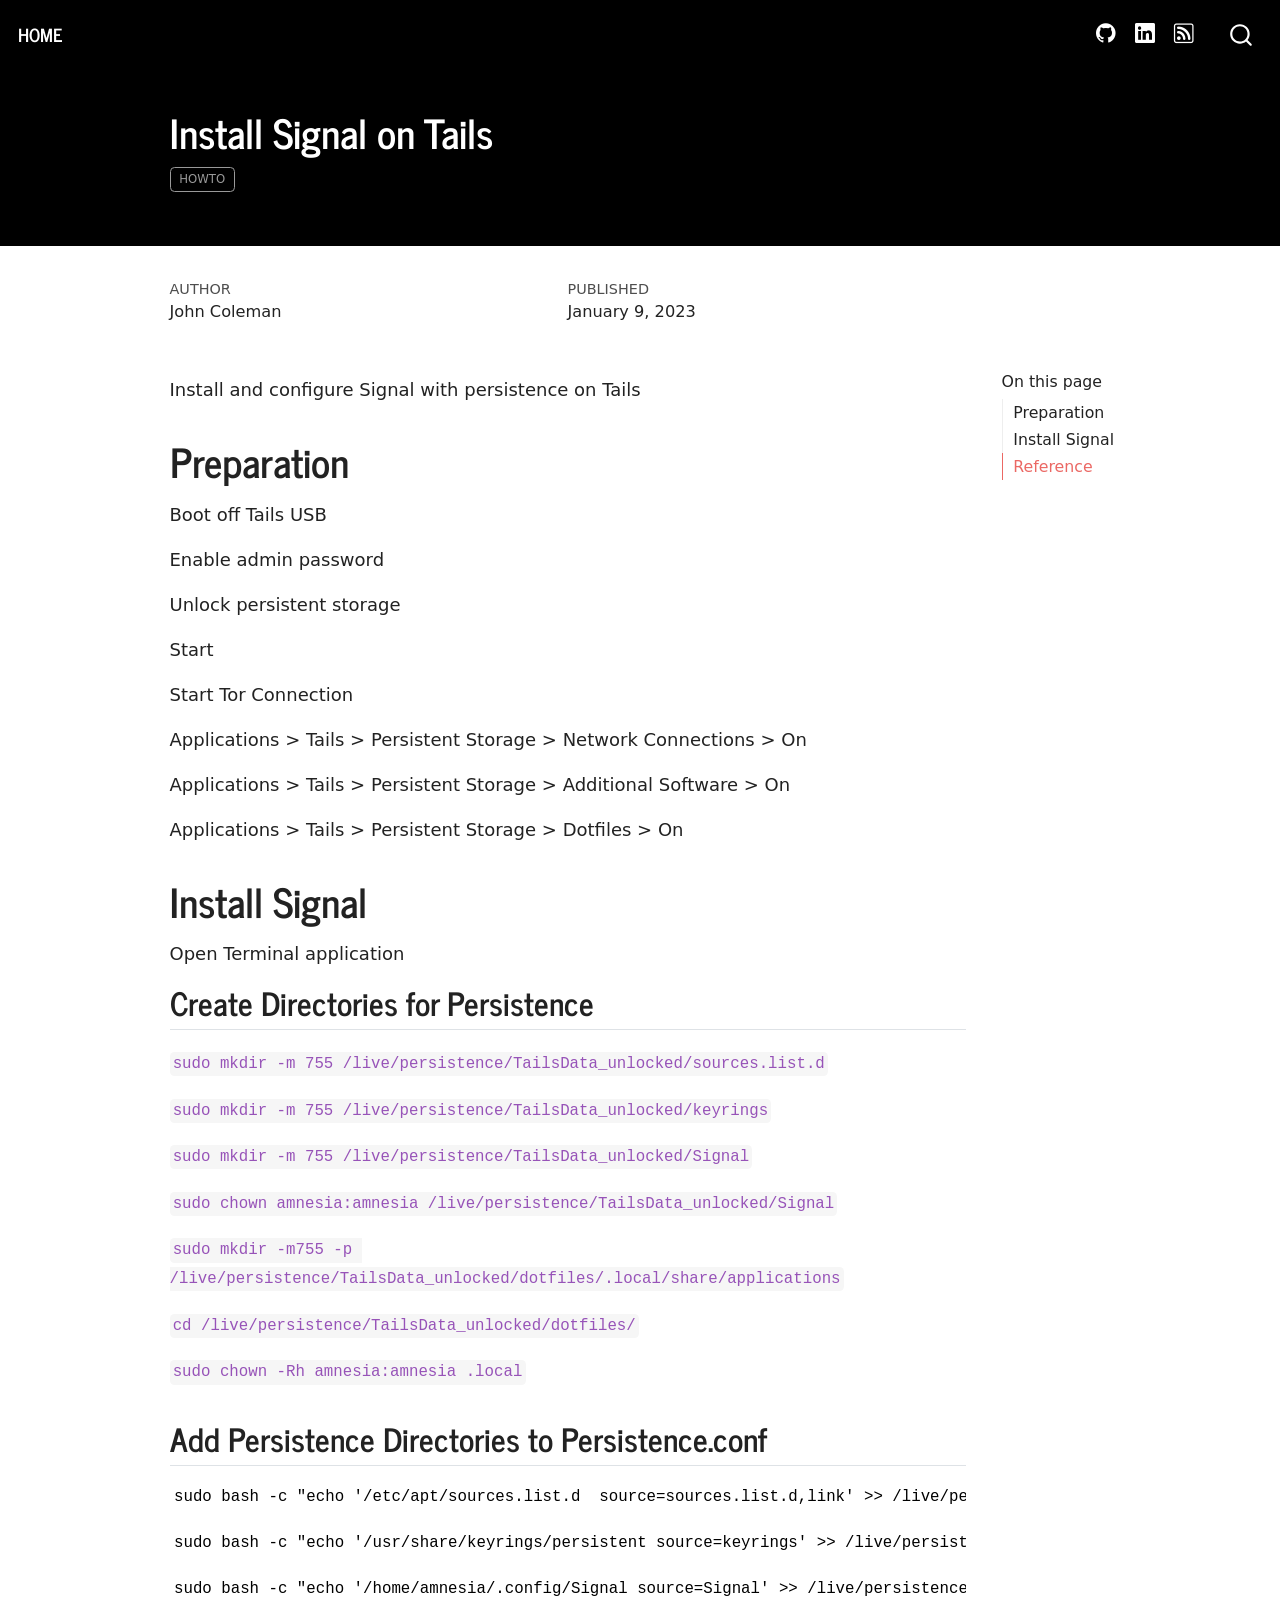
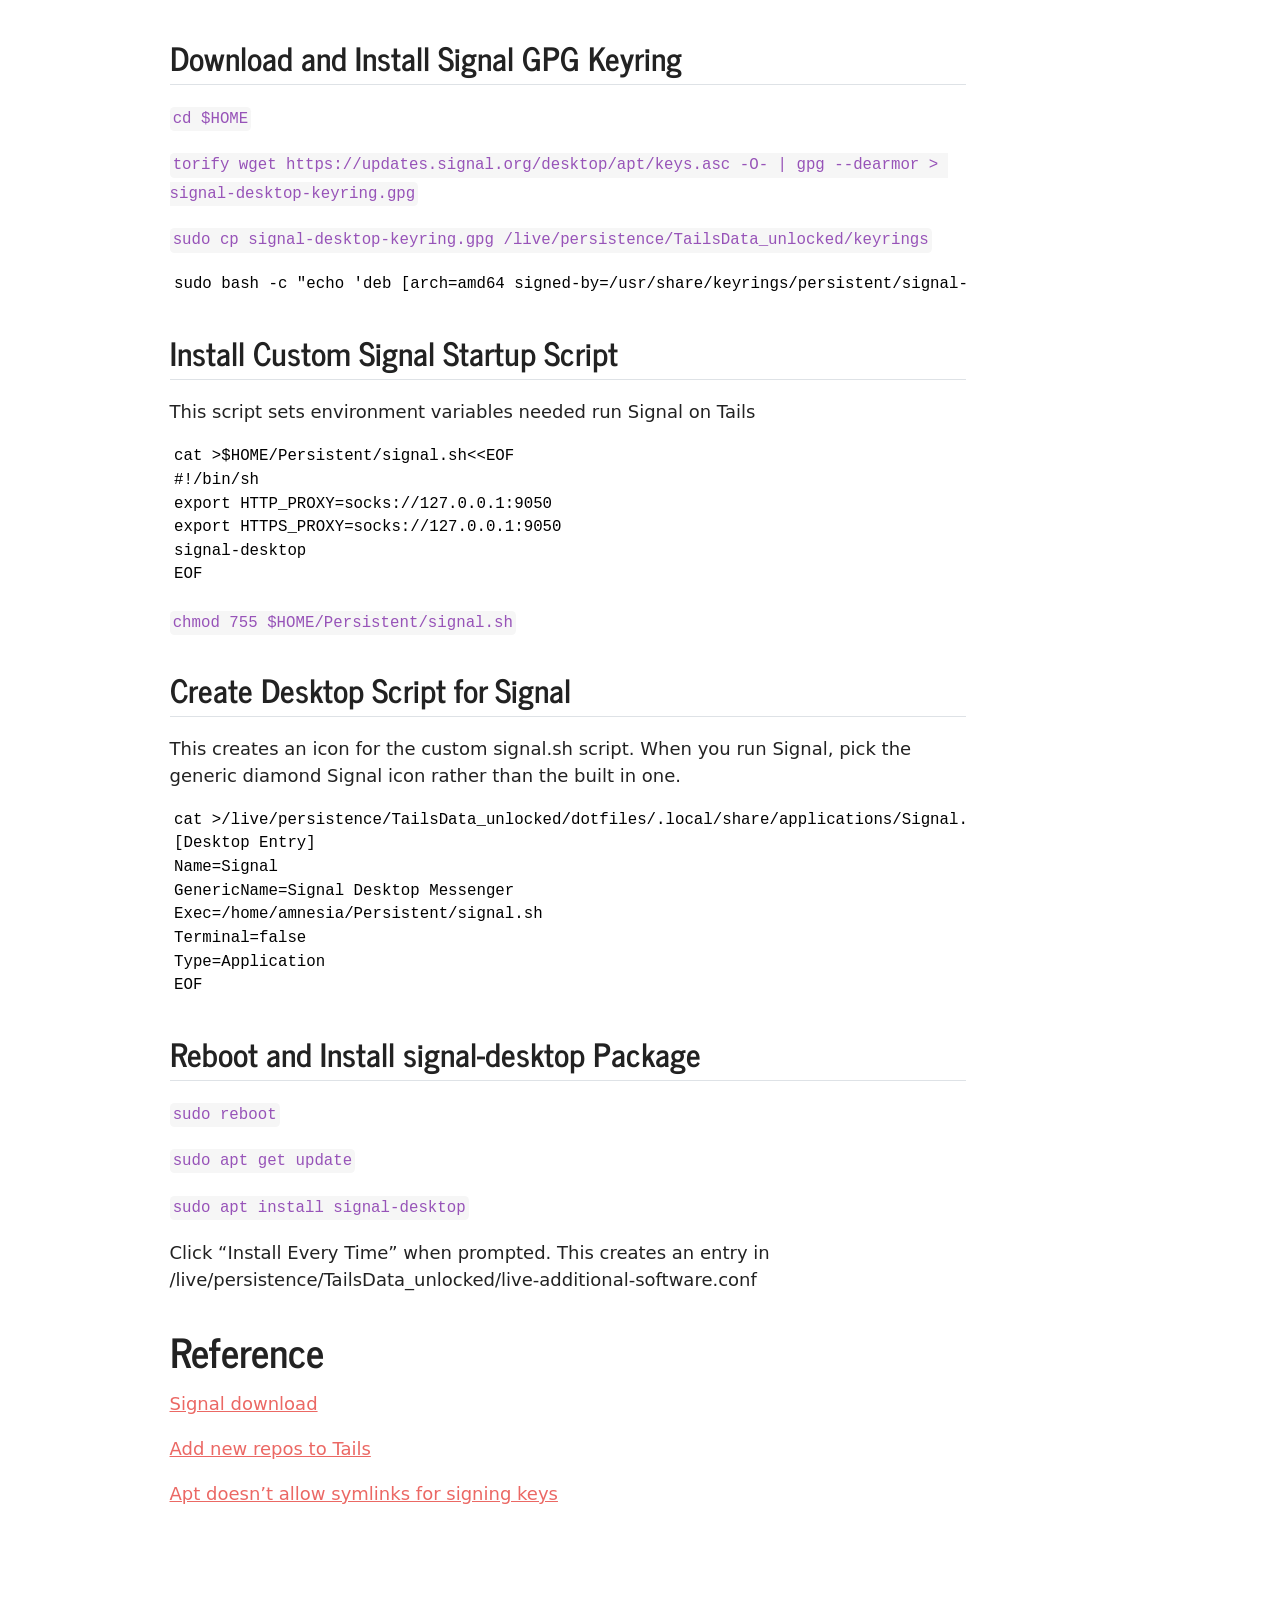
<file: posts/signal_on_tails/index.html>
<!DOCTYPE html>
<html xmlns="http://www.w3.org/1999/xhtml" lang="en" xml:lang="en"><head>

<meta charset="utf-8">
<meta name="generator" content="quarto-1.2.313">

<meta name="viewport" content="width=device-width, initial-scale=1.0, user-scalable=yes">

<meta name="author" content="John Coleman">
<meta name="dcterms.date" content="2023-01-09">

<title>Home - Install Signal on Tails</title>
<style>
code{white-space: pre-wrap;}
span.smallcaps{font-variant: small-caps;}
div.columns{display: flex; gap: min(4vw, 1.5em);}
div.column{flex: auto; overflow-x: auto;}
div.hanging-indent{margin-left: 1.5em; text-indent: -1.5em;}
ul.task-list{list-style: none;}
ul.task-list li input[type="checkbox"] {
  width: 0.8em;
  margin: 0 0.8em 0.2em -1.6em;
  vertical-align: middle;
}
</style>


<script src="../../site_libs/quarto-nav/quarto-nav.js"></script>
<script src="../../site_libs/quarto-nav/headroom.min.js"></script>
<script src="../../site_libs/clipboard/clipboard.min.js"></script>
<script src="../../site_libs/quarto-search/autocomplete.umd.js"></script>
<script src="../../site_libs/quarto-search/fuse.min.js"></script>
<script src="../../site_libs/quarto-search/quarto-search.js"></script>
<meta name="quarto:offset" content="../../">
<script src="../../site_libs/quarto-html/quarto.js"></script>
<script src="../../site_libs/quarto-html/popper.min.js"></script>
<script src="../../site_libs/quarto-html/tippy.umd.min.js"></script>
<script src="../../site_libs/quarto-html/anchor.min.js"></script>
<link href="../../site_libs/quarto-html/tippy.css" rel="stylesheet">
<link href="../../site_libs/quarto-html/quarto-syntax-highlighting.css" rel="stylesheet" id="quarto-text-highlighting-styles">
<script src="../../site_libs/bootstrap/bootstrap.min.js"></script>
<link href="../../site_libs/bootstrap/bootstrap-icons.css" rel="stylesheet">
<link href="../../site_libs/bootstrap/bootstrap.min.css" rel="stylesheet" id="quarto-bootstrap" data-mode="light">
<script id="quarto-search-options" type="application/json">{
  "location": "navbar",
  "copy-button": false,
  "collapse-after": 3,
  "panel-placement": "end",
  "type": "overlay",
  "limit": 20,
  "language": {
    "search-no-results-text": "No results",
    "search-matching-documents-text": "matching documents",
    "search-copy-link-title": "Copy link to search",
    "search-hide-matches-text": "Hide additional matches",
    "search-more-match-text": "more match in this document",
    "search-more-matches-text": "more matches in this document",
    "search-clear-button-title": "Clear",
    "search-detached-cancel-button-title": "Cancel",
    "search-submit-button-title": "Submit"
  }
}</script>


<link rel="stylesheet" href="../../styles.css">
</head>

<body class="nav-fixed">

<div id="quarto-search-results"></div>
  <header id="quarto-header" class="headroom fixed-top">
    <nav class="navbar navbar-expand-lg navbar-dark ">
      <div class="navbar-container container-fluid">
      <div class="navbar-brand-container">
    <a class="navbar-brand" href="../../index.html">
    <span class="navbar-title">Home</span>
    </a>
  </div>
          <button class="navbar-toggler" type="button" data-bs-toggle="collapse" data-bs-target="#navbarCollapse" aria-controls="navbarCollapse" aria-expanded="false" aria-label="Toggle navigation" onclick="if (window.quartoToggleHeadroom) { window.quartoToggleHeadroom(); }">
  <span class="navbar-toggler-icon"></span>
</button>
          <div class="collapse navbar-collapse" id="navbarCollapse">
            <ul class="navbar-nav navbar-nav-scroll ms-auto">
  <li class="nav-item compact">
    <a class="nav-link" href="https://github.com/colemanjp/"><i class="bi bi-github" role="img">
</i> 
 <span class="menu-text"></span></a>
  </li>  
  <li class="nav-item compact">
    <a class="nav-link" href="https://www.linkedin.com/in/johnpcoleman1/"><i class="bi bi-linkedin" role="img">
</i> 
 <span class="menu-text"></span></a>
  </li>  
  <li class="nav-item compact">
    <a class="nav-link" href="../../index.xml"><i class="bi bi-rss" role="img">
</i> 
 <span class="menu-text"></span></a>
  </li>  
</ul>
              <div id="quarto-search" class="" title="Search"></div>
          </div> <!-- /navcollapse -->
      </div> <!-- /container-fluid -->
    </nav>
</header>
<!-- content -->
<header id="title-block-header" class="quarto-title-block default page-columns page-full">
  <div class="quarto-title-banner page-columns page-full">
    <div class="quarto-title column-body">
      <h1 class="title">Install Signal on Tails</h1>
                                <div class="quarto-categories">
                <div class="quarto-category">HowTo</div>
              </div>
                  </div>
  </div>
    
  
  <div class="quarto-title-meta">

      <div>
      <div class="quarto-title-meta-heading">Author</div>
      <div class="quarto-title-meta-contents">
               <p>John Coleman </p>
            </div>
    </div>
      
      <div>
      <div class="quarto-title-meta-heading">Published</div>
      <div class="quarto-title-meta-contents">
        <p class="date">January 9, 2023</p>
      </div>
    </div>
    
      
    </div>
    
  
  </header><div id="quarto-content" class="quarto-container page-columns page-rows-contents page-layout-article page-navbar">
<!-- sidebar -->
<!-- margin-sidebar -->
    <div id="quarto-margin-sidebar" class="sidebar margin-sidebar">
        <nav id="TOC" role="doc-toc" class="toc-active">
    <h2 id="toc-title">On this page</h2>
   
  <ul>
  <li><a href="#preparation" id="toc-preparation" class="nav-link active" data-scroll-target="#preparation">Preparation</a></li>
  <li><a href="#install-signal" id="toc-install-signal" class="nav-link" data-scroll-target="#install-signal">Install Signal</a>
  <ul class="collapse">
  <li><a href="#create-directories-for-persistence" id="toc-create-directories-for-persistence" class="nav-link" data-scroll-target="#create-directories-for-persistence">Create Directories for Persistence</a></li>
  <li><a href="#add-persistence-directories-to-persistence.conf" id="toc-add-persistence-directories-to-persistence.conf" class="nav-link" data-scroll-target="#add-persistence-directories-to-persistence.conf">Add Persistence Directories to Persistence.conf</a></li>
  <li><a href="#download-and-install-signal-gpg-keyring" id="toc-download-and-install-signal-gpg-keyring" class="nav-link" data-scroll-target="#download-and-install-signal-gpg-keyring">Download and Install Signal GPG Keyring</a></li>
  <li><a href="#install-custom-signal-startup-script" id="toc-install-custom-signal-startup-script" class="nav-link" data-scroll-target="#install-custom-signal-startup-script">Install Custom Signal Startup Script</a></li>
  <li><a href="#create-desktop-script-for-signal" id="toc-create-desktop-script-for-signal" class="nav-link" data-scroll-target="#create-desktop-script-for-signal">Create Desktop Script for Signal</a></li>
  <li><a href="#reboot-and-install-signal-desktop-package" id="toc-reboot-and-install-signal-desktop-package" class="nav-link" data-scroll-target="#reboot-and-install-signal-desktop-package">Reboot and Install signal-desktop Package</a></li>
  </ul></li>
  <li><a href="#reference" id="toc-reference" class="nav-link" data-scroll-target="#reference">Reference</a></li>
  </ul>
</nav>
    </div>
<!-- main -->
<main class="content quarto-banner-title-block" id="quarto-document-content">




<p>Install and configure Signal with persistence on Tails</p>
<section id="preparation" class="level1">
<h1>Preparation</h1>
<p>Boot off Tails USB</p>
<p>Enable admin password</p>
<p>Unlock persistent storage</p>
<p>Start</p>
<p>Start Tor Connection</p>
<p>Applications &gt; Tails &gt; Persistent Storage &gt; Network Connections &gt; On</p>
<p>Applications &gt; Tails &gt; Persistent Storage &gt; Additional Software &gt; On</p>
<p>Applications &gt; Tails &gt; Persistent Storage &gt; Dotfiles &gt; On</p>
</section>
<section id="install-signal" class="level1">
<h1>Install Signal</h1>
<p>Open Terminal application</p>
<section id="create-directories-for-persistence" class="level2">
<h2 class="anchored" data-anchor-id="create-directories-for-persistence">Create Directories for Persistence</h2>
<p><code>sudo mkdir -m 755 /live/persistence/TailsData_unlocked/sources.list.d</code></p>
<p><code>sudo mkdir -m 755 /live/persistence/TailsData_unlocked/keyrings</code></p>
<p><code>sudo mkdir -m 755 /live/persistence/TailsData_unlocked/Signal</code></p>
<p><code>sudo chown amnesia:amnesia /live/persistence/TailsData_unlocked/Signal</code></p>
<p><code>sudo mkdir -m755 -p /live/persistence/TailsData_unlocked/dotfiles/.local/share/applications</code></p>
<p><code>cd /live/persistence/TailsData_unlocked/dotfiles/</code></p>
<p><code>sudo chown -Rh amnesia:amnesia .local</code></p>
</section>
<section id="add-persistence-directories-to-persistence.conf" class="level2">
<h2 class="anchored" data-anchor-id="add-persistence-directories-to-persistence.conf">Add Persistence Directories to Persistence.conf</h2>
<pre><code>sudo bash -c "echo '/etc/apt/sources.list.d  source=sources.list.d,link' &gt;&gt; /live/persistence/TailsData_unlocked/persistence.conf"</code></pre>
<pre><code>sudo bash -c "echo '/usr/share/keyrings/persistent source=keyrings' &gt;&gt; /live/persistence/TailsData_unlocked/persistence.conf"</code></pre>
<pre><code>sudo bash -c "echo '/home/amnesia/.config/Signal source=Signal' &gt;&gt; /live/persistence/TailsData_unlocked/persistence.conf"</code></pre>
</section>
<section id="download-and-install-signal-gpg-keyring" class="level2">
<h2 class="anchored" data-anchor-id="download-and-install-signal-gpg-keyring">Download and Install Signal GPG Keyring</h2>
<p><code>cd $HOME</code></p>
<p><code>torify wget https://updates.signal.org/desktop/apt/keys.asc -O- | gpg --dearmor &gt; signal-desktop-keyring.gpg</code></p>
<p><code>sudo cp signal-desktop-keyring.gpg /live/persistence/TailsData_unlocked/keyrings</code></p>
<pre><code>sudo bash -c "echo 'deb [arch=amd64 signed-by=/usr/share/keyrings/persistent/signal-desktop-keyring.gpg] tor+https://updates.signal.org/desktop/apt xenial main' &gt; /live/persistence/TailsData_unlocked/sources.list.d/signal.list"</code></pre>
</section>
<section id="install-custom-signal-startup-script" class="level2">
<h2 class="anchored" data-anchor-id="install-custom-signal-startup-script">Install Custom Signal Startup Script</h2>
<p>This script sets environment variables needed run Signal on Tails</p>
<pre><code>cat &gt;$HOME/Persistent/signal.sh&lt;&lt;EOF
#!/bin/sh
export HTTP_PROXY=socks://127.0.0.1:9050
export HTTPS_PROXY=socks://127.0.0.1:9050
signal-desktop
EOF</code></pre>
<p><code>chmod 755 $HOME/Persistent/signal.sh</code></p>
</section>
<section id="create-desktop-script-for-signal" class="level2">
<h2 class="anchored" data-anchor-id="create-desktop-script-for-signal">Create Desktop Script for Signal</h2>
<p>This creates an icon for the custom signal.sh script. When you run Signal, pick the generic diamond Signal icon rather than the built in one.</p>
<pre><code>cat &gt;/live/persistence/TailsData_unlocked/dotfiles/.local/share/applications/Signal.desktop&lt;&lt;EOF
[Desktop Entry]
Name=Signal
GenericName=Signal Desktop Messenger
Exec=/home/amnesia/Persistent/signal.sh
Terminal=false
Type=Application
EOF</code></pre>
</section>
<section id="reboot-and-install-signal-desktop-package" class="level2">
<h2 class="anchored" data-anchor-id="reboot-and-install-signal-desktop-package">Reboot and Install signal-desktop Package</h2>
<p><code>sudo reboot</code></p>
<p><code>sudo apt get update</code></p>
<p><code>sudo apt install signal-desktop</code></p>
<p>Click “Install Every Time” when prompted. This creates an entry in /live/persistence/TailsData_unlocked/live-additional-software.conf</p>
</section>
</section>
<section id="reference" class="level1">
<h1>Reference</h1>
<p><a href="https://signal.org/en/download/linux/">Signal download</a></p>
<p><a href="https://tails.boum.org/doc/first_steps/additional_software/#index6h1">Add new repos to Tails</a></p>
<p><a href="https://gitlab.tails.boum.org/tails/tails/-/issues/17510">Apt doesn’t allow symlinks for signing keys</a></p>


</section>

</main> <!-- /main -->
<script id="quarto-html-after-body" type="application/javascript">
window.document.addEventListener("DOMContentLoaded", function (event) {
  const toggleBodyColorMode = (bsSheetEl) => {
    const mode = bsSheetEl.getAttribute("data-mode");
    const bodyEl = window.document.querySelector("body");
    if (mode === "dark") {
      bodyEl.classList.add("quarto-dark");
      bodyEl.classList.remove("quarto-light");
    } else {
      bodyEl.classList.add("quarto-light");
      bodyEl.classList.remove("quarto-dark");
    }
  }
  const toggleBodyColorPrimary = () => {
    const bsSheetEl = window.document.querySelector("link#quarto-bootstrap");
    if (bsSheetEl) {
      toggleBodyColorMode(bsSheetEl);
    }
  }
  toggleBodyColorPrimary();  
  const icon = "";
  const anchorJS = new window.AnchorJS();
  anchorJS.options = {
    placement: 'right',
    icon: icon
  };
  anchorJS.add('.anchored');
  const clipboard = new window.ClipboardJS('.code-copy-button', {
    target: function(trigger) {
      return trigger.previousElementSibling;
    }
  });
  clipboard.on('success', function(e) {
    // button target
    const button = e.trigger;
    // don't keep focus
    button.blur();
    // flash "checked"
    button.classList.add('code-copy-button-checked');
    var currentTitle = button.getAttribute("title");
    button.setAttribute("title", "Copied!");
    let tooltip;
    if (window.bootstrap) {
      button.setAttribute("data-bs-toggle", "tooltip");
      button.setAttribute("data-bs-placement", "left");
      button.setAttribute("data-bs-title", "Copied!");
      tooltip = new bootstrap.Tooltip(button, 
        { trigger: "manual", 
          customClass: "code-copy-button-tooltip",
          offset: [0, -8]});
      tooltip.show();    
    }
    setTimeout(function() {
      if (tooltip) {
        tooltip.hide();
        button.removeAttribute("data-bs-title");
        button.removeAttribute("data-bs-toggle");
        button.removeAttribute("data-bs-placement");
      }
      button.setAttribute("title", currentTitle);
      button.classList.remove('code-copy-button-checked');
    }, 1000);
    // clear code selection
    e.clearSelection();
  });
  function tippyHover(el, contentFn) {
    const config = {
      allowHTML: true,
      content: contentFn,
      maxWidth: 500,
      delay: 100,
      arrow: false,
      appendTo: function(el) {
          return el.parentElement;
      },
      interactive: true,
      interactiveBorder: 10,
      theme: 'quarto',
      placement: 'bottom-start'
    };
    window.tippy(el, config); 
  }
  const noterefs = window.document.querySelectorAll('a[role="doc-noteref"]');
  for (var i=0; i<noterefs.length; i++) {
    const ref = noterefs[i];
    tippyHover(ref, function() {
      // use id or data attribute instead here
      let href = ref.getAttribute('data-footnote-href') || ref.getAttribute('href');
      try { href = new URL(href).hash; } catch {}
      const id = href.replace(/^#\/?/, "");
      const note = window.document.getElementById(id);
      return note.innerHTML;
    });
  }
  const findCites = (el) => {
    const parentEl = el.parentElement;
    if (parentEl) {
      const cites = parentEl.dataset.cites;
      if (cites) {
        return {
          el,
          cites: cites.split(' ')
        };
      } else {
        return findCites(el.parentElement)
      }
    } else {
      return undefined;
    }
  };
  var bibliorefs = window.document.querySelectorAll('a[role="doc-biblioref"]');
  for (var i=0; i<bibliorefs.length; i++) {
    const ref = bibliorefs[i];
    const citeInfo = findCites(ref);
    if (citeInfo) {
      tippyHover(citeInfo.el, function() {
        var popup = window.document.createElement('div');
        citeInfo.cites.forEach(function(cite) {
          var citeDiv = window.document.createElement('div');
          citeDiv.classList.add('hanging-indent');
          citeDiv.classList.add('csl-entry');
          var biblioDiv = window.document.getElementById('ref-' + cite);
          if (biblioDiv) {
            citeDiv.innerHTML = biblioDiv.innerHTML;
          }
          popup.appendChild(citeDiv);
        });
        return popup.innerHTML;
      });
    }
  }
});
</script>
</div> <!-- /content -->



</body></html>
</file>
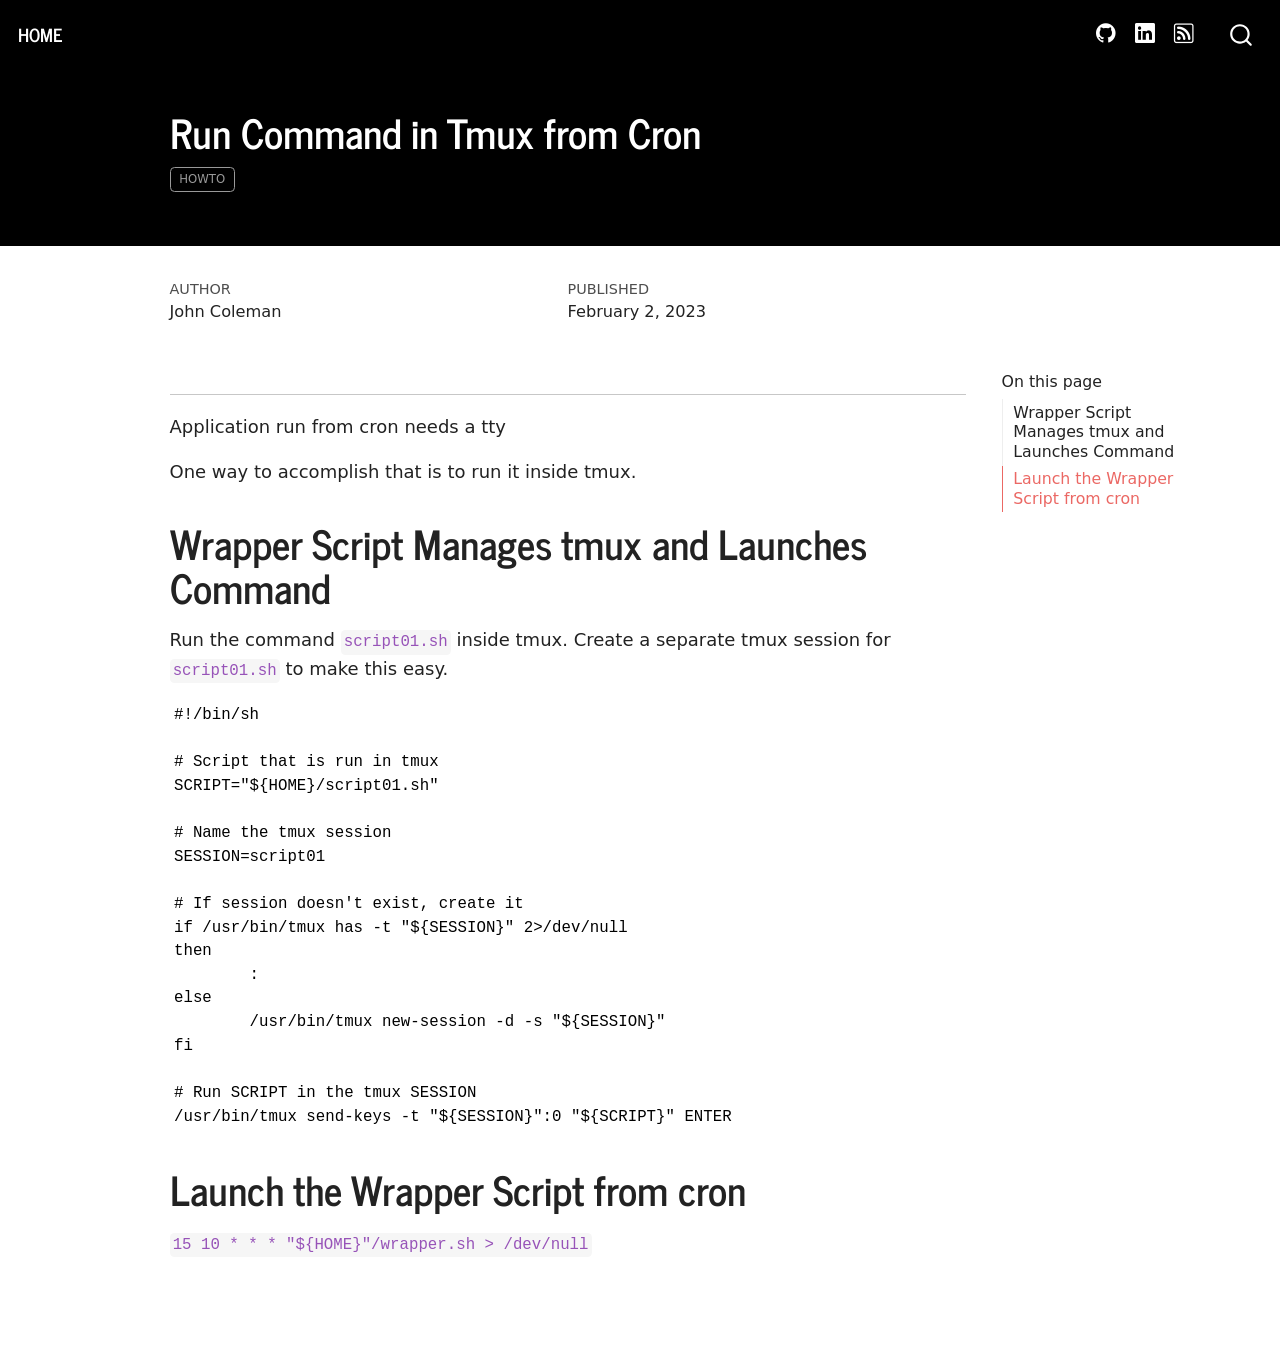
<file: posts/tmux_cron/index.html>
<!DOCTYPE html>
<html xmlns="http://www.w3.org/1999/xhtml" lang="en" xml:lang="en"><head>

<meta charset="utf-8">
<meta name="generator" content="quarto-1.2.313">

<meta name="viewport" content="width=device-width, initial-scale=1.0, user-scalable=yes">

<meta name="author" content="John Coleman">
<meta name="dcterms.date" content="2023-02-02">

<title>Home - Run Command in Tmux from Cron</title>
<style>
code{white-space: pre-wrap;}
span.smallcaps{font-variant: small-caps;}
div.columns{display: flex; gap: min(4vw, 1.5em);}
div.column{flex: auto; overflow-x: auto;}
div.hanging-indent{margin-left: 1.5em; text-indent: -1.5em;}
ul.task-list{list-style: none;}
ul.task-list li input[type="checkbox"] {
  width: 0.8em;
  margin: 0 0.8em 0.2em -1.6em;
  vertical-align: middle;
}
</style>


<script src="../../site_libs/quarto-nav/quarto-nav.js"></script>
<script src="../../site_libs/quarto-nav/headroom.min.js"></script>
<script src="../../site_libs/clipboard/clipboard.min.js"></script>
<script src="../../site_libs/quarto-search/autocomplete.umd.js"></script>
<script src="../../site_libs/quarto-search/fuse.min.js"></script>
<script src="../../site_libs/quarto-search/quarto-search.js"></script>
<meta name="quarto:offset" content="../../">
<script src="../../site_libs/quarto-html/quarto.js"></script>
<script src="../../site_libs/quarto-html/popper.min.js"></script>
<script src="../../site_libs/quarto-html/tippy.umd.min.js"></script>
<script src="../../site_libs/quarto-html/anchor.min.js"></script>
<link href="../../site_libs/quarto-html/tippy.css" rel="stylesheet">
<link href="../../site_libs/quarto-html/quarto-syntax-highlighting.css" rel="stylesheet" id="quarto-text-highlighting-styles">
<script src="../../site_libs/bootstrap/bootstrap.min.js"></script>
<link href="../../site_libs/bootstrap/bootstrap-icons.css" rel="stylesheet">
<link href="../../site_libs/bootstrap/bootstrap.min.css" rel="stylesheet" id="quarto-bootstrap" data-mode="light">
<script id="quarto-search-options" type="application/json">{
  "location": "navbar",
  "copy-button": false,
  "collapse-after": 3,
  "panel-placement": "end",
  "type": "overlay",
  "limit": 20,
  "language": {
    "search-no-results-text": "No results",
    "search-matching-documents-text": "matching documents",
    "search-copy-link-title": "Copy link to search",
    "search-hide-matches-text": "Hide additional matches",
    "search-more-match-text": "more match in this document",
    "search-more-matches-text": "more matches in this document",
    "search-clear-button-title": "Clear",
    "search-detached-cancel-button-title": "Cancel",
    "search-submit-button-title": "Submit"
  }
}</script>


<link rel="stylesheet" href="../../styles.css">
</head>

<body class="nav-fixed">

<div id="quarto-search-results"></div>
  <header id="quarto-header" class="headroom fixed-top">
    <nav class="navbar navbar-expand-lg navbar-dark ">
      <div class="navbar-container container-fluid">
      <div class="navbar-brand-container">
    <a class="navbar-brand" href="../../index.html">
    <span class="navbar-title">Home</span>
    </a>
  </div>
          <button class="navbar-toggler" type="button" data-bs-toggle="collapse" data-bs-target="#navbarCollapse" aria-controls="navbarCollapse" aria-expanded="false" aria-label="Toggle navigation" onclick="if (window.quartoToggleHeadroom) { window.quartoToggleHeadroom(); }">
  <span class="navbar-toggler-icon"></span>
</button>
          <div class="collapse navbar-collapse" id="navbarCollapse">
            <ul class="navbar-nav navbar-nav-scroll ms-auto">
  <li class="nav-item compact">
    <a class="nav-link" href="https://github.com/colemanjp/"><i class="bi bi-github" role="img">
</i> 
 <span class="menu-text"></span></a>
  </li>  
  <li class="nav-item compact">
    <a class="nav-link" href="https://www.linkedin.com/in/johnpcoleman1/"><i class="bi bi-linkedin" role="img">
</i> 
 <span class="menu-text"></span></a>
  </li>  
  <li class="nav-item compact">
    <a class="nav-link" href="../../index.xml"><i class="bi bi-rss" role="img">
</i> 
 <span class="menu-text"></span></a>
  </li>  
</ul>
              <div id="quarto-search" class="" title="Search"></div>
          </div> <!-- /navcollapse -->
      </div> <!-- /container-fluid -->
    </nav>
</header>
<!-- content -->
<header id="title-block-header" class="quarto-title-block default page-columns page-full">
  <div class="quarto-title-banner page-columns page-full">
    <div class="quarto-title column-body">
      <h1 class="title">Run Command in Tmux from Cron</h1>
                                <div class="quarto-categories">
                <div class="quarto-category">HowTo</div>
              </div>
                  </div>
  </div>
    
  
  <div class="quarto-title-meta">

      <div>
      <div class="quarto-title-meta-heading">Author</div>
      <div class="quarto-title-meta-contents">
               <p>John Coleman </p>
            </div>
    </div>
      
      <div>
      <div class="quarto-title-meta-heading">Published</div>
      <div class="quarto-title-meta-contents">
        <p class="date">February 2, 2023</p>
      </div>
    </div>
    
      
    </div>
    
  
  </header><div id="quarto-content" class="quarto-container page-columns page-rows-contents page-layout-article page-navbar">
<!-- sidebar -->
<!-- margin-sidebar -->
    <div id="quarto-margin-sidebar" class="sidebar margin-sidebar">
        <nav id="TOC" role="doc-toc" class="toc-active">
    <h2 id="toc-title">On this page</h2>
   
  <ul>
  <li><a href="#wrapper-script-manages-tmux-and-launches-command" id="toc-wrapper-script-manages-tmux-and-launches-command" class="nav-link active" data-scroll-target="#wrapper-script-manages-tmux-and-launches-command">Wrapper Script Manages tmux and Launches Command</a></li>
  <li><a href="#launch-the-wrapper-script-from-cron" id="toc-launch-the-wrapper-script-from-cron" class="nav-link" data-scroll-target="#launch-the-wrapper-script-from-cron">Launch the Wrapper Script from cron</a></li>
  </ul>
</nav>
    </div>
<!-- main -->
<main class="content quarto-banner-title-block" id="quarto-document-content">




<hr>
<p>Application run from cron needs a tty</p>
<p>One way to accomplish that is to run it inside tmux.</p>
<section id="wrapper-script-manages-tmux-and-launches-command" class="level1">
<h1>Wrapper Script Manages tmux and Launches Command</h1>
<p>Run the command <code>script01.sh</code> inside tmux. Create a separate tmux session for <code>script01.sh</code> to make this easy.</p>
<pre><code>#!/bin/sh

# Script that is run in tmux
SCRIPT="${HOME}/script01.sh"

# Name the tmux session
SESSION=script01

# If session doesn't exist, create it
if /usr/bin/tmux has -t "${SESSION}" 2&gt;/dev/null
then
        :
else
        /usr/bin/tmux new-session -d -s "${SESSION}"
fi

# Run SCRIPT in the tmux SESSION
/usr/bin/tmux send-keys -t "${SESSION}":0 "${SCRIPT}" ENTER</code></pre>
</section>
<section id="launch-the-wrapper-script-from-cron" class="level1">
<h1>Launch the Wrapper Script from cron</h1>
<p><code>15 10 * * * "${HOME}"/wrapper.sh &gt; /dev/null</code></p>


</section>

</main> <!-- /main -->
<script id="quarto-html-after-body" type="application/javascript">
window.document.addEventListener("DOMContentLoaded", function (event) {
  const toggleBodyColorMode = (bsSheetEl) => {
    const mode = bsSheetEl.getAttribute("data-mode");
    const bodyEl = window.document.querySelector("body");
    if (mode === "dark") {
      bodyEl.classList.add("quarto-dark");
      bodyEl.classList.remove("quarto-light");
    } else {
      bodyEl.classList.add("quarto-light");
      bodyEl.classList.remove("quarto-dark");
    }
  }
  const toggleBodyColorPrimary = () => {
    const bsSheetEl = window.document.querySelector("link#quarto-bootstrap");
    if (bsSheetEl) {
      toggleBodyColorMode(bsSheetEl);
    }
  }
  toggleBodyColorPrimary();  
  const icon = "";
  const anchorJS = new window.AnchorJS();
  anchorJS.options = {
    placement: 'right',
    icon: icon
  };
  anchorJS.add('.anchored');
  const clipboard = new window.ClipboardJS('.code-copy-button', {
    target: function(trigger) {
      return trigger.previousElementSibling;
    }
  });
  clipboard.on('success', function(e) {
    // button target
    const button = e.trigger;
    // don't keep focus
    button.blur();
    // flash "checked"
    button.classList.add('code-copy-button-checked');
    var currentTitle = button.getAttribute("title");
    button.setAttribute("title", "Copied!");
    let tooltip;
    if (window.bootstrap) {
      button.setAttribute("data-bs-toggle", "tooltip");
      button.setAttribute("data-bs-placement", "left");
      button.setAttribute("data-bs-title", "Copied!");
      tooltip = new bootstrap.Tooltip(button, 
        { trigger: "manual", 
          customClass: "code-copy-button-tooltip",
          offset: [0, -8]});
      tooltip.show();    
    }
    setTimeout(function() {
      if (tooltip) {
        tooltip.hide();
        button.removeAttribute("data-bs-title");
        button.removeAttribute("data-bs-toggle");
        button.removeAttribute("data-bs-placement");
      }
      button.setAttribute("title", currentTitle);
      button.classList.remove('code-copy-button-checked');
    }, 1000);
    // clear code selection
    e.clearSelection();
  });
  function tippyHover(el, contentFn) {
    const config = {
      allowHTML: true,
      content: contentFn,
      maxWidth: 500,
      delay: 100,
      arrow: false,
      appendTo: function(el) {
          return el.parentElement;
      },
      interactive: true,
      interactiveBorder: 10,
      theme: 'quarto',
      placement: 'bottom-start'
    };
    window.tippy(el, config); 
  }
  const noterefs = window.document.querySelectorAll('a[role="doc-noteref"]');
  for (var i=0; i<noterefs.length; i++) {
    const ref = noterefs[i];
    tippyHover(ref, function() {
      // use id or data attribute instead here
      let href = ref.getAttribute('data-footnote-href') || ref.getAttribute('href');
      try { href = new URL(href).hash; } catch {}
      const id = href.replace(/^#\/?/, "");
      const note = window.document.getElementById(id);
      return note.innerHTML;
    });
  }
  const findCites = (el) => {
    const parentEl = el.parentElement;
    if (parentEl) {
      const cites = parentEl.dataset.cites;
      if (cites) {
        return {
          el,
          cites: cites.split(' ')
        };
      } else {
        return findCites(el.parentElement)
      }
    } else {
      return undefined;
    }
  };
  var bibliorefs = window.document.querySelectorAll('a[role="doc-biblioref"]');
  for (var i=0; i<bibliorefs.length; i++) {
    const ref = bibliorefs[i];
    const citeInfo = findCites(ref);
    if (citeInfo) {
      tippyHover(citeInfo.el, function() {
        var popup = window.document.createElement('div');
        citeInfo.cites.forEach(function(cite) {
          var citeDiv = window.document.createElement('div');
          citeDiv.classList.add('hanging-indent');
          citeDiv.classList.add('csl-entry');
          var biblioDiv = window.document.getElementById('ref-' + cite);
          if (biblioDiv) {
            citeDiv.innerHTML = biblioDiv.innerHTML;
          }
          popup.appendChild(citeDiv);
        });
        return popup.innerHTML;
      });
    }
  }
});
</script>
</div> <!-- /content -->



</body></html>
</file>
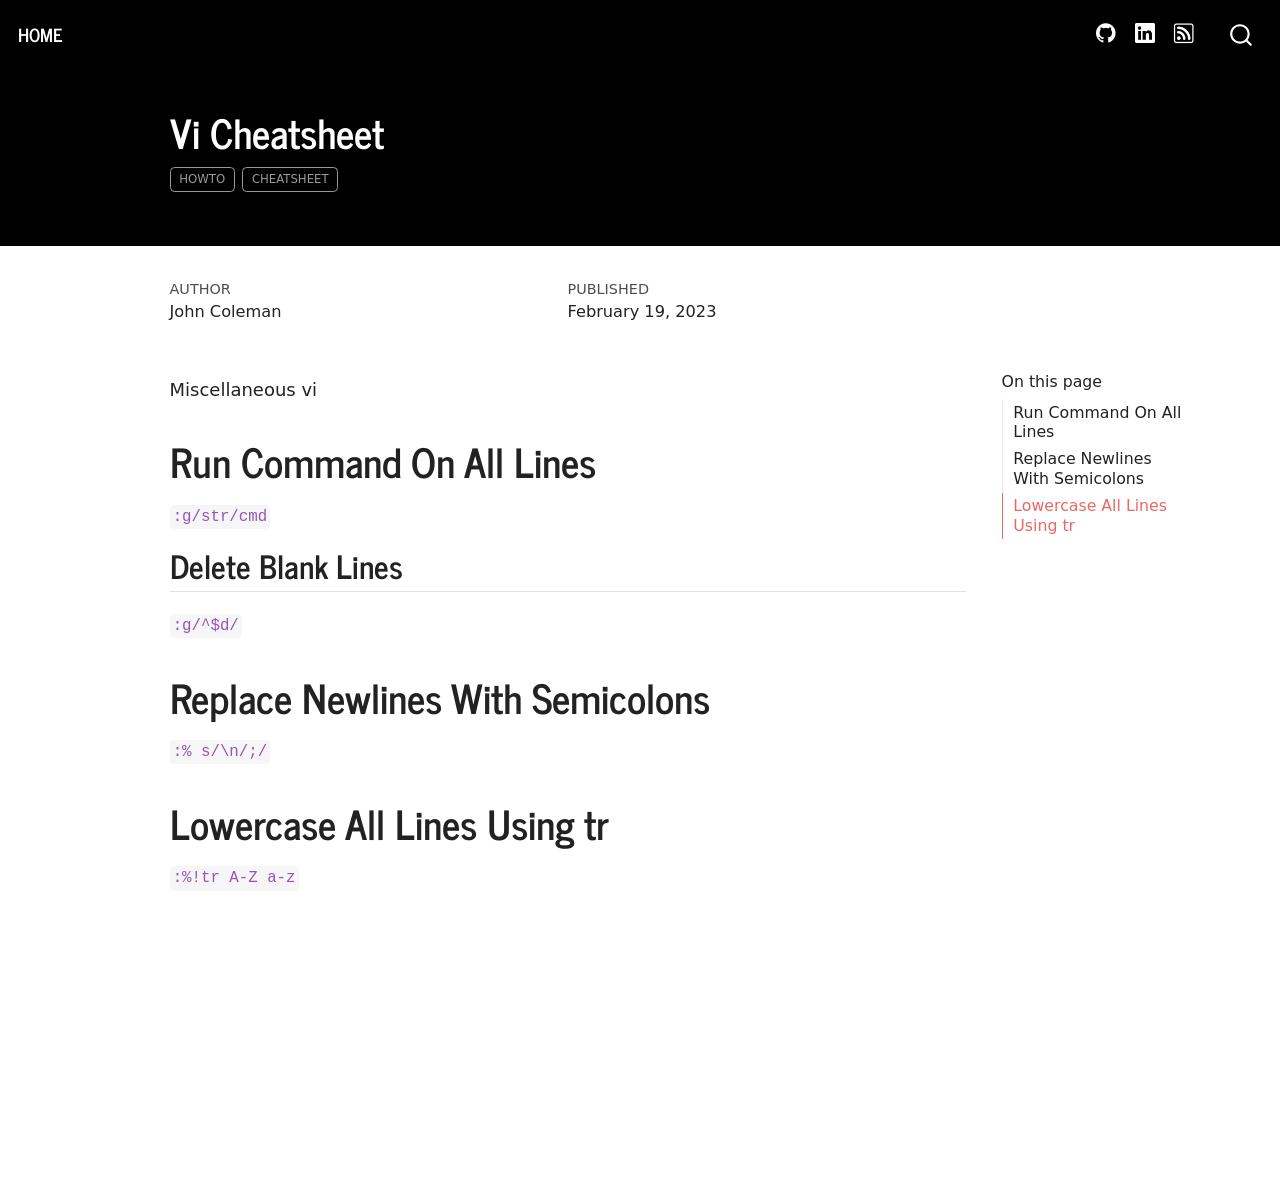
<file: posts/vi/index.html>
<!DOCTYPE html>
<html xmlns="http://www.w3.org/1999/xhtml" lang="en" xml:lang="en"><head>

<meta charset="utf-8">
<meta name="generator" content="quarto-1.2.313">

<meta name="viewport" content="width=device-width, initial-scale=1.0, user-scalable=yes">

<meta name="author" content="John Coleman">
<meta name="dcterms.date" content="2023-02-19">

<title>Home - Vi Cheatsheet</title>
<style>
code{white-space: pre-wrap;}
span.smallcaps{font-variant: small-caps;}
div.columns{display: flex; gap: min(4vw, 1.5em);}
div.column{flex: auto; overflow-x: auto;}
div.hanging-indent{margin-left: 1.5em; text-indent: -1.5em;}
ul.task-list{list-style: none;}
ul.task-list li input[type="checkbox"] {
  width: 0.8em;
  margin: 0 0.8em 0.2em -1.6em;
  vertical-align: middle;
}
</style>


<script src="../../site_libs/quarto-nav/quarto-nav.js"></script>
<script src="../../site_libs/quarto-nav/headroom.min.js"></script>
<script src="../../site_libs/clipboard/clipboard.min.js"></script>
<script src="../../site_libs/quarto-search/autocomplete.umd.js"></script>
<script src="../../site_libs/quarto-search/fuse.min.js"></script>
<script src="../../site_libs/quarto-search/quarto-search.js"></script>
<meta name="quarto:offset" content="../../">
<script src="../../site_libs/quarto-html/quarto.js"></script>
<script src="../../site_libs/quarto-html/popper.min.js"></script>
<script src="../../site_libs/quarto-html/tippy.umd.min.js"></script>
<script src="../../site_libs/quarto-html/anchor.min.js"></script>
<link href="../../site_libs/quarto-html/tippy.css" rel="stylesheet">
<link href="../../site_libs/quarto-html/quarto-syntax-highlighting.css" rel="stylesheet" id="quarto-text-highlighting-styles">
<script src="../../site_libs/bootstrap/bootstrap.min.js"></script>
<link href="../../site_libs/bootstrap/bootstrap-icons.css" rel="stylesheet">
<link href="../../site_libs/bootstrap/bootstrap.min.css" rel="stylesheet" id="quarto-bootstrap" data-mode="light">
<script id="quarto-search-options" type="application/json">{
  "location": "navbar",
  "copy-button": false,
  "collapse-after": 3,
  "panel-placement": "end",
  "type": "overlay",
  "limit": 20,
  "language": {
    "search-no-results-text": "No results",
    "search-matching-documents-text": "matching documents",
    "search-copy-link-title": "Copy link to search",
    "search-hide-matches-text": "Hide additional matches",
    "search-more-match-text": "more match in this document",
    "search-more-matches-text": "more matches in this document",
    "search-clear-button-title": "Clear",
    "search-detached-cancel-button-title": "Cancel",
    "search-submit-button-title": "Submit"
  }
}</script>


<link rel="stylesheet" href="../../styles.css">
</head>

<body class="nav-fixed">

<div id="quarto-search-results"></div>
  <header id="quarto-header" class="headroom fixed-top">
    <nav class="navbar navbar-expand-lg navbar-dark ">
      <div class="navbar-container container-fluid">
      <div class="navbar-brand-container">
    <a class="navbar-brand" href="../../index.html">
    <span class="navbar-title">Home</span>
    </a>
  </div>
          <button class="navbar-toggler" type="button" data-bs-toggle="collapse" data-bs-target="#navbarCollapse" aria-controls="navbarCollapse" aria-expanded="false" aria-label="Toggle navigation" onclick="if (window.quartoToggleHeadroom) { window.quartoToggleHeadroom(); }">
  <span class="navbar-toggler-icon"></span>
</button>
          <div class="collapse navbar-collapse" id="navbarCollapse">
            <ul class="navbar-nav navbar-nav-scroll ms-auto">
  <li class="nav-item compact">
    <a class="nav-link" href="https://github.com/colemanjp/"><i class="bi bi-github" role="img">
</i> 
 <span class="menu-text"></span></a>
  </li>  
  <li class="nav-item compact">
    <a class="nav-link" href="https://www.linkedin.com/in/johnpcoleman1/"><i class="bi bi-linkedin" role="img">
</i> 
 <span class="menu-text"></span></a>
  </li>  
  <li class="nav-item compact">
    <a class="nav-link" href="../../index.xml"><i class="bi bi-rss" role="img">
</i> 
 <span class="menu-text"></span></a>
  </li>  
</ul>
              <div id="quarto-search" class="" title="Search"></div>
          </div> <!-- /navcollapse -->
      </div> <!-- /container-fluid -->
    </nav>
</header>
<!-- content -->
<header id="title-block-header" class="quarto-title-block default page-columns page-full">
  <div class="quarto-title-banner page-columns page-full">
    <div class="quarto-title column-body">
      <h1 class="title">Vi Cheatsheet</h1>
                                <div class="quarto-categories">
                <div class="quarto-category">HowTo</div>
                <div class="quarto-category">Cheatsheet</div>
              </div>
                  </div>
  </div>
    
  
  <div class="quarto-title-meta">

      <div>
      <div class="quarto-title-meta-heading">Author</div>
      <div class="quarto-title-meta-contents">
               <p>John Coleman </p>
            </div>
    </div>
      
      <div>
      <div class="quarto-title-meta-heading">Published</div>
      <div class="quarto-title-meta-contents">
        <p class="date">February 19, 2023</p>
      </div>
    </div>
    
      
    </div>
    
  
  </header><div id="quarto-content" class="quarto-container page-columns page-rows-contents page-layout-article page-navbar">
<!-- sidebar -->
<!-- margin-sidebar -->
    <div id="quarto-margin-sidebar" class="sidebar margin-sidebar">
        <nav id="TOC" role="doc-toc" class="toc-active">
    <h2 id="toc-title">On this page</h2>
   
  <ul>
  <li><a href="#run-command-on-all-lines" id="toc-run-command-on-all-lines" class="nav-link active" data-scroll-target="#run-command-on-all-lines">Run Command On All Lines</a>
  <ul class="collapse">
  <li><a href="#delete-blank-lines" id="toc-delete-blank-lines" class="nav-link" data-scroll-target="#delete-blank-lines">Delete Blank Lines</a></li>
  </ul></li>
  <li><a href="#replace-newlines-with-semicolons" id="toc-replace-newlines-with-semicolons" class="nav-link" data-scroll-target="#replace-newlines-with-semicolons">Replace Newlines With Semicolons</a></li>
  <li><a href="#lowercase-all-lines-using-tr" id="toc-lowercase-all-lines-using-tr" class="nav-link" data-scroll-target="#lowercase-all-lines-using-tr">Lowercase All Lines Using tr</a></li>
  </ul>
</nav>
    </div>
<!-- main -->
<main class="content quarto-banner-title-block" id="quarto-document-content">




<p>Miscellaneous vi</p>
<section id="run-command-on-all-lines" class="level1">
<h1>Run Command On All Lines</h1>
<p><code>:g/str/cmd</code></p>
<section id="delete-blank-lines" class="level2">
<h2 class="anchored" data-anchor-id="delete-blank-lines">Delete Blank Lines</h2>
<p><code>:g/^$d/</code></p>
</section>
</section>
<section id="replace-newlines-with-semicolons" class="level1">
<h1>Replace Newlines With Semicolons</h1>
<p><code>:% s/\n/;/</code></p>
</section>
<section id="lowercase-all-lines-using-tr" class="level1">
<h1>Lowercase All Lines Using tr</h1>
<p><code>:%!tr A-Z a-z</code></p>


</section>

</main> <!-- /main -->
<script id="quarto-html-after-body" type="application/javascript">
window.document.addEventListener("DOMContentLoaded", function (event) {
  const toggleBodyColorMode = (bsSheetEl) => {
    const mode = bsSheetEl.getAttribute("data-mode");
    const bodyEl = window.document.querySelector("body");
    if (mode === "dark") {
      bodyEl.classList.add("quarto-dark");
      bodyEl.classList.remove("quarto-light");
    } else {
      bodyEl.classList.add("quarto-light");
      bodyEl.classList.remove("quarto-dark");
    }
  }
  const toggleBodyColorPrimary = () => {
    const bsSheetEl = window.document.querySelector("link#quarto-bootstrap");
    if (bsSheetEl) {
      toggleBodyColorMode(bsSheetEl);
    }
  }
  toggleBodyColorPrimary();  
  const icon = "";
  const anchorJS = new window.AnchorJS();
  anchorJS.options = {
    placement: 'right',
    icon: icon
  };
  anchorJS.add('.anchored');
  const clipboard = new window.ClipboardJS('.code-copy-button', {
    target: function(trigger) {
      return trigger.previousElementSibling;
    }
  });
  clipboard.on('success', function(e) {
    // button target
    const button = e.trigger;
    // don't keep focus
    button.blur();
    // flash "checked"
    button.classList.add('code-copy-button-checked');
    var currentTitle = button.getAttribute("title");
    button.setAttribute("title", "Copied!");
    let tooltip;
    if (window.bootstrap) {
      button.setAttribute("data-bs-toggle", "tooltip");
      button.setAttribute("data-bs-placement", "left");
      button.setAttribute("data-bs-title", "Copied!");
      tooltip = new bootstrap.Tooltip(button, 
        { trigger: "manual", 
          customClass: "code-copy-button-tooltip",
          offset: [0, -8]});
      tooltip.show();    
    }
    setTimeout(function() {
      if (tooltip) {
        tooltip.hide();
        button.removeAttribute("data-bs-title");
        button.removeAttribute("data-bs-toggle");
        button.removeAttribute("data-bs-placement");
      }
      button.setAttribute("title", currentTitle);
      button.classList.remove('code-copy-button-checked');
    }, 1000);
    // clear code selection
    e.clearSelection();
  });
  function tippyHover(el, contentFn) {
    const config = {
      allowHTML: true,
      content: contentFn,
      maxWidth: 500,
      delay: 100,
      arrow: false,
      appendTo: function(el) {
          return el.parentElement;
      },
      interactive: true,
      interactiveBorder: 10,
      theme: 'quarto',
      placement: 'bottom-start'
    };
    window.tippy(el, config); 
  }
  const noterefs = window.document.querySelectorAll('a[role="doc-noteref"]');
  for (var i=0; i<noterefs.length; i++) {
    const ref = noterefs[i];
    tippyHover(ref, function() {
      // use id or data attribute instead here
      let href = ref.getAttribute('data-footnote-href') || ref.getAttribute('href');
      try { href = new URL(href).hash; } catch {}
      const id = href.replace(/^#\/?/, "");
      const note = window.document.getElementById(id);
      return note.innerHTML;
    });
  }
  const findCites = (el) => {
    const parentEl = el.parentElement;
    if (parentEl) {
      const cites = parentEl.dataset.cites;
      if (cites) {
        return {
          el,
          cites: cites.split(' ')
        };
      } else {
        return findCites(el.parentElement)
      }
    } else {
      return undefined;
    }
  };
  var bibliorefs = window.document.querySelectorAll('a[role="doc-biblioref"]');
  for (var i=0; i<bibliorefs.length; i++) {
    const ref = bibliorefs[i];
    const citeInfo = findCites(ref);
    if (citeInfo) {
      tippyHover(citeInfo.el, function() {
        var popup = window.document.createElement('div');
        citeInfo.cites.forEach(function(cite) {
          var citeDiv = window.document.createElement('div');
          citeDiv.classList.add('hanging-indent');
          citeDiv.classList.add('csl-entry');
          var biblioDiv = window.document.getElementById('ref-' + cite);
          if (biblioDiv) {
            citeDiv.innerHTML = biblioDiv.innerHTML;
          }
          popup.appendChild(citeDiv);
        });
        return popup.innerHTML;
      });
    }
  }
});
</script>
</div> <!-- /content -->



</body></html>
</file>
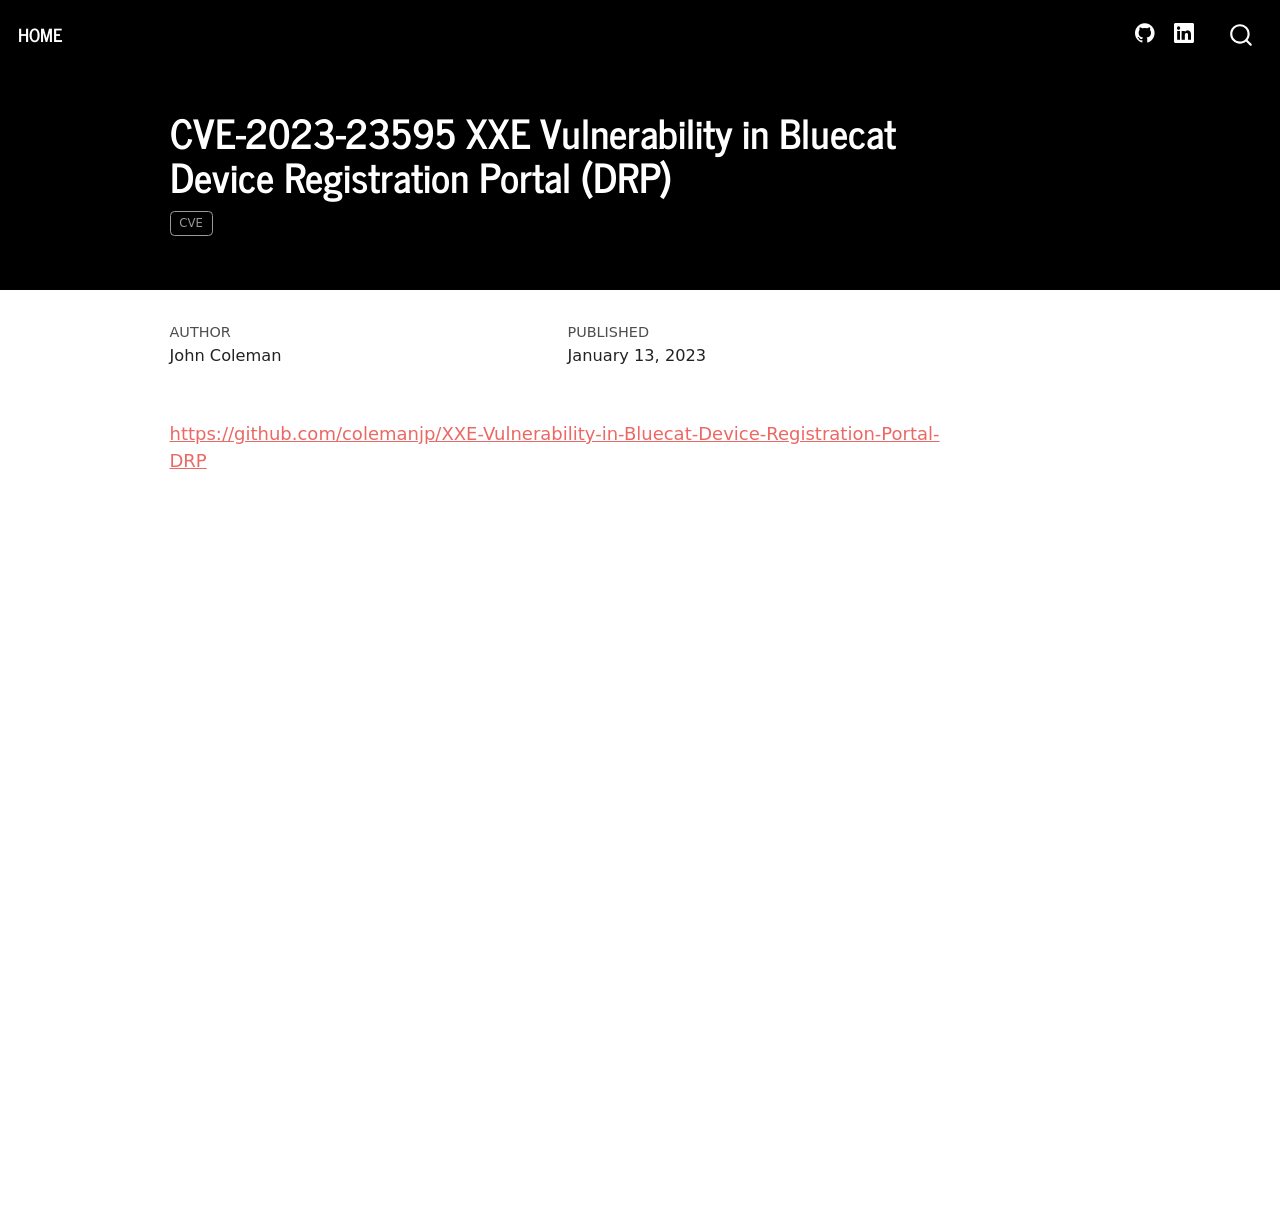
<file: posts/xxe_vulnerability_in_bluecat_drp/index.html>
<!DOCTYPE html>
<html xmlns="http://www.w3.org/1999/xhtml" lang="en" xml:lang="en"><head>

<meta charset="utf-8">
<meta name="generator" content="quarto-1.2.313">

<meta name="viewport" content="width=device-width, initial-scale=1.0, user-scalable=yes">

<meta name="author" content="John Coleman">
<meta name="dcterms.date" content="2023-01-13">

<title>Home - CVE-2023-23595 XXE Vulnerability in Bluecat Device Registration Portal (DRP)</title>
<style>
code{white-space: pre-wrap;}
span.smallcaps{font-variant: small-caps;}
div.columns{display: flex; gap: min(4vw, 1.5em);}
div.column{flex: auto; overflow-x: auto;}
div.hanging-indent{margin-left: 1.5em; text-indent: -1.5em;}
ul.task-list{list-style: none;}
ul.task-list li input[type="checkbox"] {
  width: 0.8em;
  margin: 0 0.8em 0.2em -1.6em;
  vertical-align: middle;
}
</style>


<script src="../../site_libs/quarto-nav/quarto-nav.js"></script>
<script src="../../site_libs/quarto-nav/headroom.min.js"></script>
<script src="../../site_libs/clipboard/clipboard.min.js"></script>
<script src="../../site_libs/quarto-search/autocomplete.umd.js"></script>
<script src="../../site_libs/quarto-search/fuse.min.js"></script>
<script src="../../site_libs/quarto-search/quarto-search.js"></script>
<meta name="quarto:offset" content="../../">
<script src="../../site_libs/quarto-html/quarto.js"></script>
<script src="../../site_libs/quarto-html/popper.min.js"></script>
<script src="../../site_libs/quarto-html/tippy.umd.min.js"></script>
<script src="../../site_libs/quarto-html/anchor.min.js"></script>
<link href="../../site_libs/quarto-html/tippy.css" rel="stylesheet">
<link href="../../site_libs/quarto-html/quarto-syntax-highlighting.css" rel="stylesheet" id="quarto-text-highlighting-styles">
<script src="../../site_libs/bootstrap/bootstrap.min.js"></script>
<link href="../../site_libs/bootstrap/bootstrap-icons.css" rel="stylesheet">
<link href="../../site_libs/bootstrap/bootstrap.min.css" rel="stylesheet" id="quarto-bootstrap" data-mode="light">
<script id="quarto-search-options" type="application/json">{
  "location": "navbar",
  "copy-button": false,
  "collapse-after": 3,
  "panel-placement": "end",
  "type": "overlay",
  "limit": 20,
  "language": {
    "search-no-results-text": "No results",
    "search-matching-documents-text": "matching documents",
    "search-copy-link-title": "Copy link to search",
    "search-hide-matches-text": "Hide additional matches",
    "search-more-match-text": "more match in this document",
    "search-more-matches-text": "more matches in this document",
    "search-clear-button-title": "Clear",
    "search-detached-cancel-button-title": "Cancel",
    "search-submit-button-title": "Submit"
  }
}</script>


<link rel="stylesheet" href="../../styles.css">
</head>

<body class="nav-fixed">

<div id="quarto-search-results"></div>
  <header id="quarto-header" class="headroom fixed-top">
    <nav class="navbar navbar-expand-lg navbar-dark ">
      <div class="navbar-container container-fluid">
      <div class="navbar-brand-container">
    <a class="navbar-brand" href="../../index.html">
    <span class="navbar-title">Home</span>
    </a>
  </div>
          <button class="navbar-toggler" type="button" data-bs-toggle="collapse" data-bs-target="#navbarCollapse" aria-controls="navbarCollapse" aria-expanded="false" aria-label="Toggle navigation" onclick="if (window.quartoToggleHeadroom) { window.quartoToggleHeadroom(); }">
  <span class="navbar-toggler-icon"></span>
</button>
          <div class="collapse navbar-collapse" id="navbarCollapse">
            <ul class="navbar-nav navbar-nav-scroll ms-auto">
  <li class="nav-item compact">
    <a class="nav-link" href="https://github.com/colemanjp/"><i class="bi bi-github" role="img">
</i> 
 <span class="menu-text"></span></a>
  </li>  
  <li class="nav-item compact">
    <a class="nav-link" href="https://www.linkedin.com/in/johnpcoleman1/"><i class="bi bi-linkedin" role="img">
</i> 
 <span class="menu-text"></span></a>
  </li>  
</ul>
              <div id="quarto-search" class="" title="Search"></div>
          </div> <!-- /navcollapse -->
      </div> <!-- /container-fluid -->
    </nav>
</header>
<!-- content -->
<header id="title-block-header" class="quarto-title-block default page-columns page-full">
  <div class="quarto-title-banner page-columns page-full">
    <div class="quarto-title column-body">
      <h1 class="title">CVE-2023-23595 XXE Vulnerability in Bluecat Device Registration Portal (DRP)</h1>
                                <div class="quarto-categories">
                <div class="quarto-category">CVE</div>
              </div>
                  </div>
  </div>
    
  
  <div class="quarto-title-meta">

      <div>
      <div class="quarto-title-meta-heading">Author</div>
      <div class="quarto-title-meta-contents">
               <p>John Coleman </p>
            </div>
    </div>
      
      <div>
      <div class="quarto-title-meta-heading">Published</div>
      <div class="quarto-title-meta-contents">
        <p class="date">January 13, 2023</p>
      </div>
    </div>
    
      
    </div>
    
  
  </header><div id="quarto-content" class="quarto-container page-columns page-rows-contents page-layout-article page-navbar">
<!-- sidebar -->
<!-- margin-sidebar -->
    <div id="quarto-margin-sidebar" class="sidebar margin-sidebar">
        
    </div>
<!-- main -->
<main class="content quarto-banner-title-block" id="quarto-document-content">




<p><a href="https://github.com/colemanjp/XXE-Vulnerability-in-Bluecat-Device-Registration-Portal-DRP" class="uri">https://github.com/colemanjp/XXE-Vulnerability-in-Bluecat-Device-Registration-Portal-DRP</a></p>



</main> <!-- /main -->
<script id="quarto-html-after-body" type="application/javascript">
window.document.addEventListener("DOMContentLoaded", function (event) {
  const toggleBodyColorMode = (bsSheetEl) => {
    const mode = bsSheetEl.getAttribute("data-mode");
    const bodyEl = window.document.querySelector("body");
    if (mode === "dark") {
      bodyEl.classList.add("quarto-dark");
      bodyEl.classList.remove("quarto-light");
    } else {
      bodyEl.classList.add("quarto-light");
      bodyEl.classList.remove("quarto-dark");
    }
  }
  const toggleBodyColorPrimary = () => {
    const bsSheetEl = window.document.querySelector("link#quarto-bootstrap");
    if (bsSheetEl) {
      toggleBodyColorMode(bsSheetEl);
    }
  }
  toggleBodyColorPrimary();  
  const icon = "";
  const anchorJS = new window.AnchorJS();
  anchorJS.options = {
    placement: 'right',
    icon: icon
  };
  anchorJS.add('.anchored');
  const clipboard = new window.ClipboardJS('.code-copy-button', {
    target: function(trigger) {
      return trigger.previousElementSibling;
    }
  });
  clipboard.on('success', function(e) {
    // button target
    const button = e.trigger;
    // don't keep focus
    button.blur();
    // flash "checked"
    button.classList.add('code-copy-button-checked');
    var currentTitle = button.getAttribute("title");
    button.setAttribute("title", "Copied!");
    let tooltip;
    if (window.bootstrap) {
      button.setAttribute("data-bs-toggle", "tooltip");
      button.setAttribute("data-bs-placement", "left");
      button.setAttribute("data-bs-title", "Copied!");
      tooltip = new bootstrap.Tooltip(button, 
        { trigger: "manual", 
          customClass: "code-copy-button-tooltip",
          offset: [0, -8]});
      tooltip.show();    
    }
    setTimeout(function() {
      if (tooltip) {
        tooltip.hide();
        button.removeAttribute("data-bs-title");
        button.removeAttribute("data-bs-toggle");
        button.removeAttribute("data-bs-placement");
      }
      button.setAttribute("title", currentTitle);
      button.classList.remove('code-copy-button-checked');
    }, 1000);
    // clear code selection
    e.clearSelection();
  });
  function tippyHover(el, contentFn) {
    const config = {
      allowHTML: true,
      content: contentFn,
      maxWidth: 500,
      delay: 100,
      arrow: false,
      appendTo: function(el) {
          return el.parentElement;
      },
      interactive: true,
      interactiveBorder: 10,
      theme: 'quarto',
      placement: 'bottom-start'
    };
    window.tippy(el, config); 
  }
  const noterefs = window.document.querySelectorAll('a[role="doc-noteref"]');
  for (var i=0; i<noterefs.length; i++) {
    const ref = noterefs[i];
    tippyHover(ref, function() {
      // use id or data attribute instead here
      let href = ref.getAttribute('data-footnote-href') || ref.getAttribute('href');
      try { href = new URL(href).hash; } catch {}
      const id = href.replace(/^#\/?/, "");
      const note = window.document.getElementById(id);
      return note.innerHTML;
    });
  }
  const findCites = (el) => {
    const parentEl = el.parentElement;
    if (parentEl) {
      const cites = parentEl.dataset.cites;
      if (cites) {
        return {
          el,
          cites: cites.split(' ')
        };
      } else {
        return findCites(el.parentElement)
      }
    } else {
      return undefined;
    }
  };
  var bibliorefs = window.document.querySelectorAll('a[role="doc-biblioref"]');
  for (var i=0; i<bibliorefs.length; i++) {
    const ref = bibliorefs[i];
    const citeInfo = findCites(ref);
    if (citeInfo) {
      tippyHover(citeInfo.el, function() {
        var popup = window.document.createElement('div');
        citeInfo.cites.forEach(function(cite) {
          var citeDiv = window.document.createElement('div');
          citeDiv.classList.add('hanging-indent');
          citeDiv.classList.add('csl-entry');
          var biblioDiv = window.document.getElementById('ref-' + cite);
          if (biblioDiv) {
            citeDiv.innerHTML = biblioDiv.innerHTML;
          }
          popup.appendChild(citeDiv);
        });
        return popup.innerHTML;
      });
    }
  }
});
</script>
</div> <!-- /content -->



</body></html>
</file>
<file: site_libs/quarto-html/tippy.css>
.tippy-box[data-animation=fade][data-state=hidden]{opacity:0}[data-tippy-root]{max-width:calc(100vw - 10px)}.tippy-box{position:relative;background-color:#333;color:#fff;border-radius:4px;font-size:14px;line-height:1.4;white-space:normal;outline:0;transition-property:transform,visibility,opacity}.tippy-box[data-placement^=top]>.tippy-arrow{bottom:0}.tippy-box[data-placement^=top]>.tippy-arrow:before{bottom:-7px;left:0;border-width:8px 8px 0;border-top-color:initial;transform-origin:center top}.tippy-box[data-placement^=bottom]>.tippy-arrow{top:0}.tippy-box[data-placement^=bottom]>.tippy-arrow:before{top:-7px;left:0;border-width:0 8px 8px;border-bottom-color:initial;transform-origin:center bottom}.tippy-box[data-placement^=left]>.tippy-arrow{right:0}.tippy-box[data-placement^=left]>.tippy-arrow:before{border-width:8px 0 8px 8px;border-left-color:initial;right:-7px;transform-origin:center left}.tippy-box[data-placement^=right]>.tippy-arrow{left:0}.tippy-box[data-placement^=right]>.tippy-arrow:before{left:-7px;border-width:8px 8px 8px 0;border-right-color:initial;transform-origin:center right}.tippy-box[data-inertia][data-state=visible]{transition-timing-function:cubic-bezier(.54,1.5,.38,1.11)}.tippy-arrow{width:16px;height:16px;color:#333}.tippy-arrow:before{content:"";position:absolute;border-color:transparent;border-style:solid}.tippy-content{position:relative;padding:5px 9px;z-index:1}
</file>
<file: site_libs/quarto-html/quarto-syntax-highlighting.css>
/* quarto syntax highlight colors */
:root {
  --quarto-hl-ot-color: #003B4F;
  --quarto-hl-at-color: #657422;
  --quarto-hl-ss-color: #20794D;
  --quarto-hl-an-color: #5E5E5E;
  --quarto-hl-fu-color: #4758AB;
  --quarto-hl-st-color: #20794D;
  --quarto-hl-cf-color: #003B4F;
  --quarto-hl-op-color: #5E5E5E;
  --quarto-hl-er-color: #AD0000;
  --quarto-hl-bn-color: #AD0000;
  --quarto-hl-al-color: #AD0000;
  --quarto-hl-va-color: #111111;
  --quarto-hl-bu-color: inherit;
  --quarto-hl-ex-color: inherit;
  --quarto-hl-pp-color: #AD0000;
  --quarto-hl-in-color: #5E5E5E;
  --quarto-hl-vs-color: #20794D;
  --quarto-hl-wa-color: #5E5E5E;
  --quarto-hl-do-color: #5E5E5E;
  --quarto-hl-im-color: #00769E;
  --quarto-hl-ch-color: #20794D;
  --quarto-hl-dt-color: #AD0000;
  --quarto-hl-fl-color: #AD0000;
  --quarto-hl-co-color: #5E5E5E;
  --quarto-hl-cv-color: #5E5E5E;
  --quarto-hl-cn-color: #8f5902;
  --quarto-hl-sc-color: #5E5E5E;
  --quarto-hl-dv-color: #AD0000;
  --quarto-hl-kw-color: #003B4F;
}

/* other quarto variables */
:root {
  --quarto-font-monospace: SFMono-Regular, Menlo, Monaco, Consolas, "Liberation Mono", "Courier New", monospace;
}

pre > code.sourceCode > span {
  color: #003B4F;
}

code span {
  color: #003B4F;
}

code.sourceCode > span {
  color: #003B4F;
}

div.sourceCode,
div.sourceCode pre.sourceCode {
  color: #003B4F;
}

code span.ot {
  color: #003B4F;
}

code span.at {
  color: #657422;
}

code span.ss {
  color: #20794D;
}

code span.an {
  color: #5E5E5E;
}

code span.fu {
  color: #4758AB;
}

code span.st {
  color: #20794D;
}

code span.cf {
  color: #003B4F;
}

code span.op {
  color: #5E5E5E;
}

code span.er {
  color: #AD0000;
}

code span.bn {
  color: #AD0000;
}

code span.al {
  color: #AD0000;
}

code span.va {
  color: #111111;
}

code span.pp {
  color: #AD0000;
}

code span.in {
  color: #5E5E5E;
}

code span.vs {
  color: #20794D;
}

code span.wa {
  color: #5E5E5E;
  font-style: italic;
}

code span.do {
  color: #5E5E5E;
  font-style: italic;
}

code span.im {
  color: #00769E;
}

code span.ch {
  color: #20794D;
}

code span.dt {
  color: #AD0000;
}

code span.fl {
  color: #AD0000;
}

code span.co {
  color: #5E5E5E;
}

code span.cv {
  color: #5E5E5E;
  font-style: italic;
}

code span.cn {
  color: #8f5902;
}

code span.sc {
  color: #5E5E5E;
}

code span.dv {
  color: #AD0000;
}

code span.kw {
  color: #003B4F;
}

.prevent-inlining {
  content: "</";
}

/*# sourceMappingURL=debc5d5d77c3f9108843748ff7464032.css.map */
</file>
<file: styles.css>
/* css styles */
</file>
